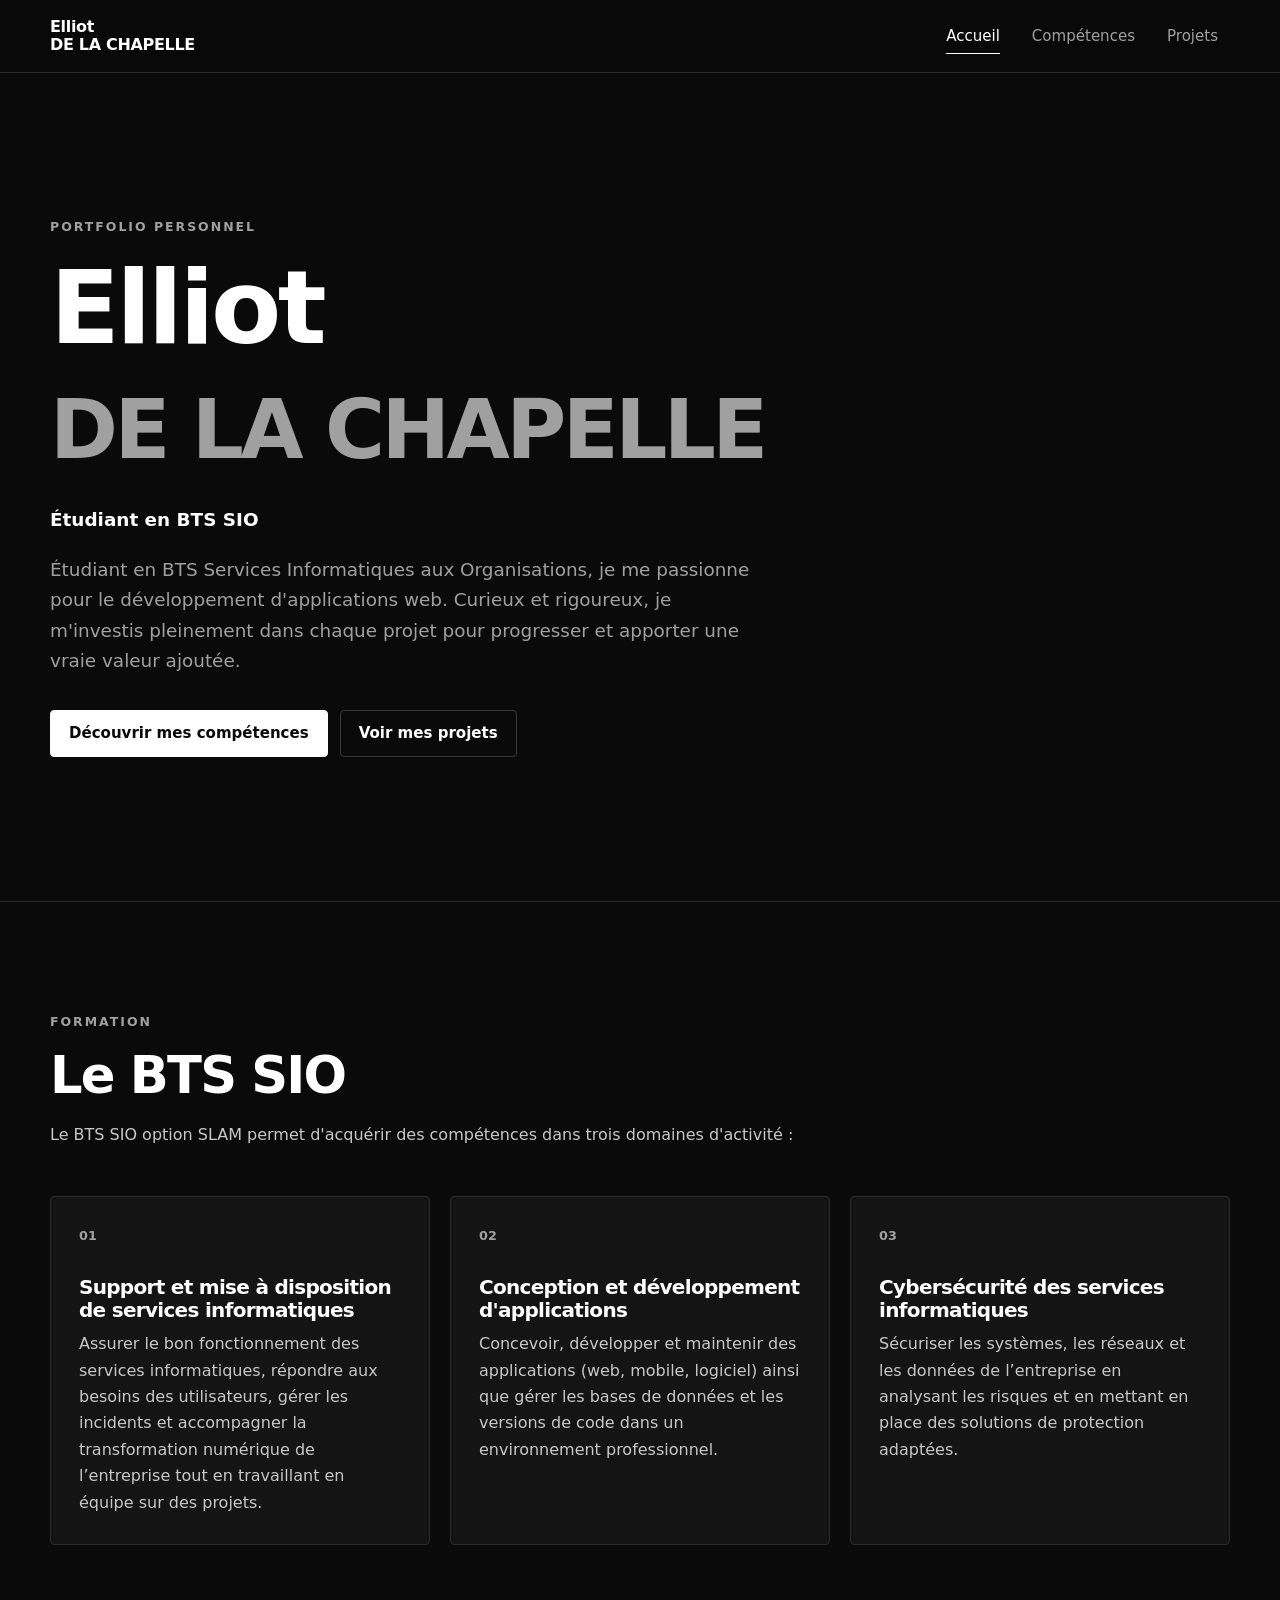
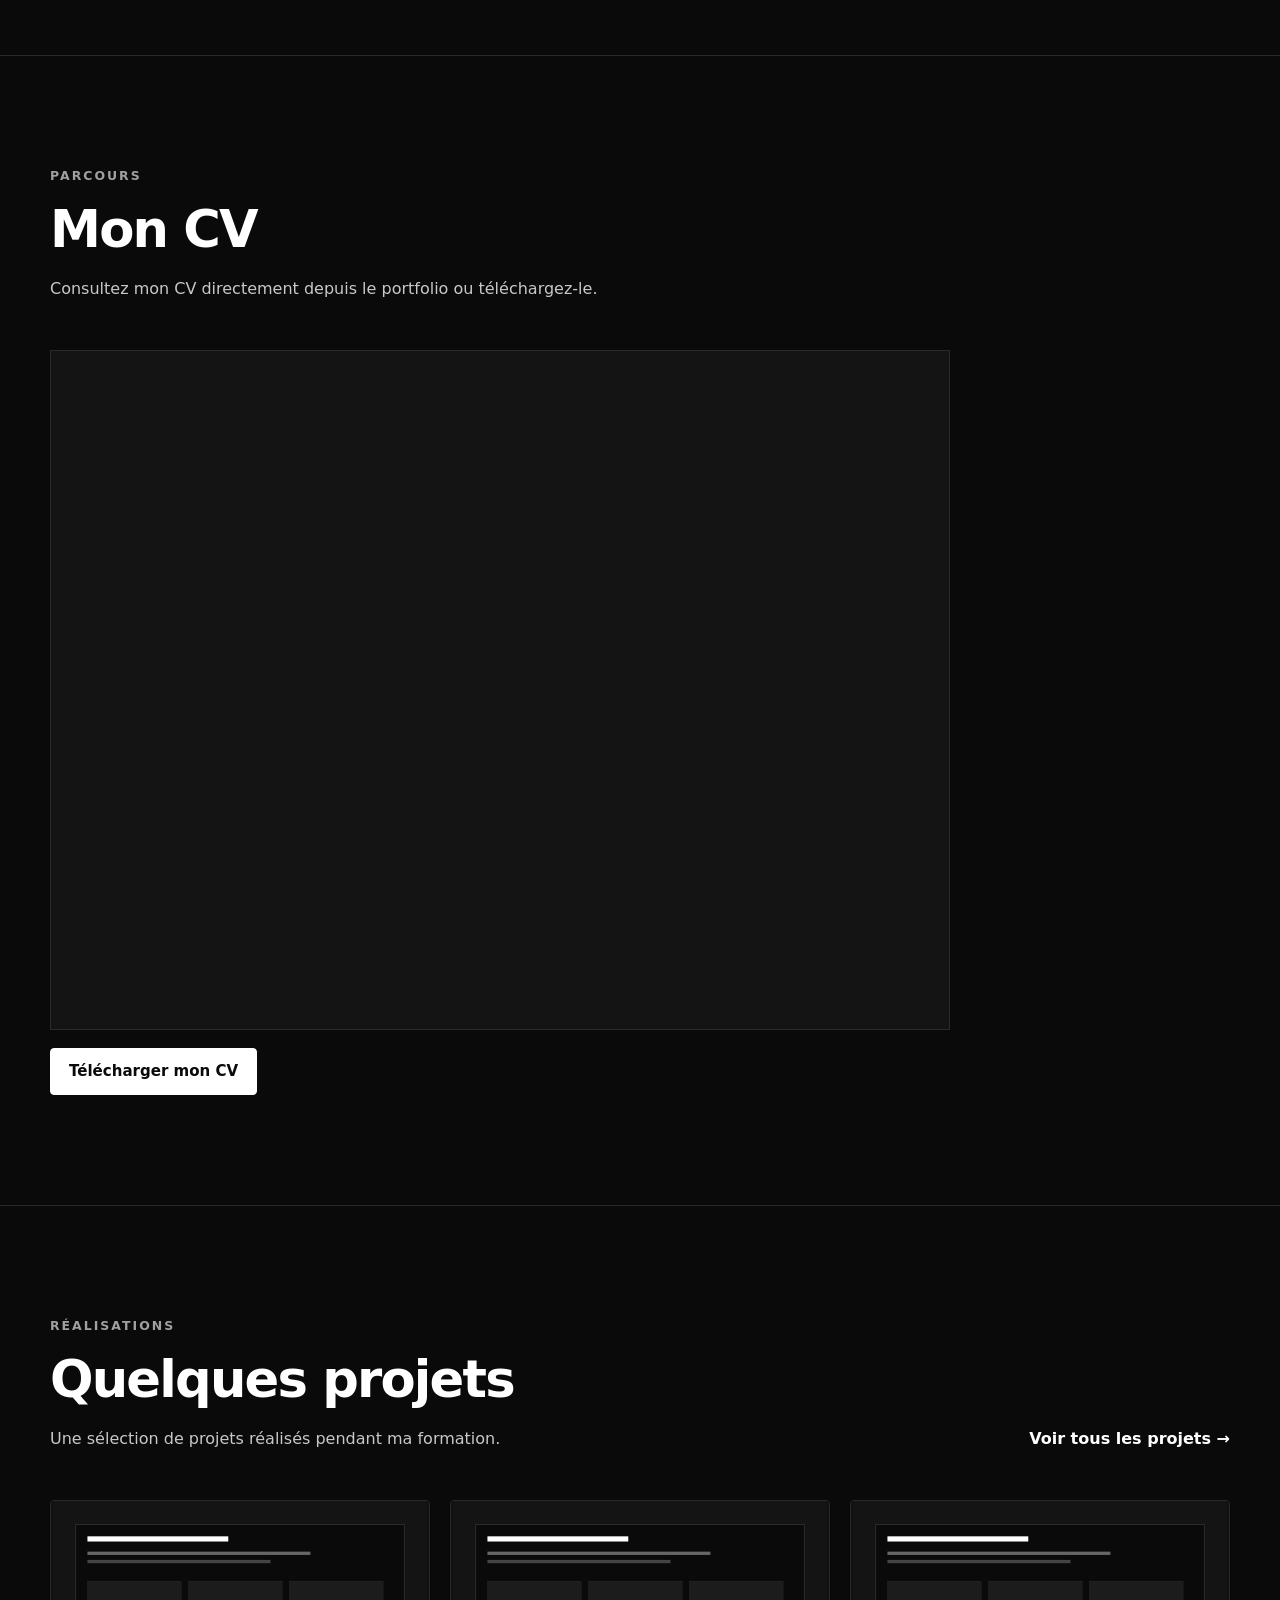
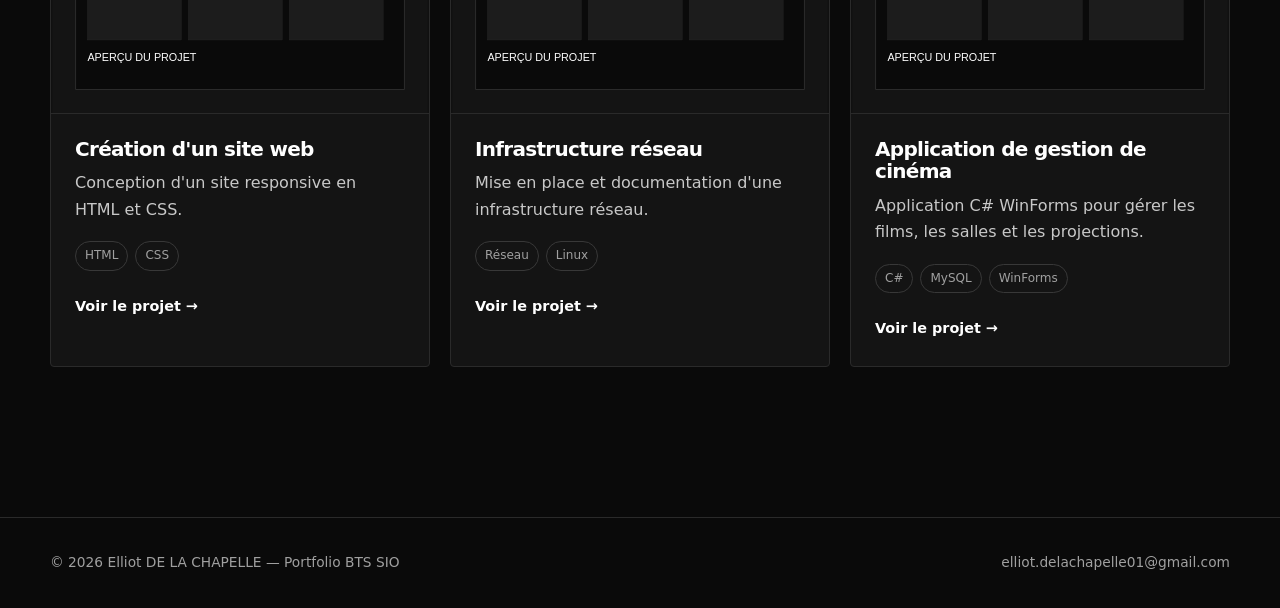
<file: index.html>
<!DOCTYPE html>
<html lang="fr">
<head>
    <meta charset="UTF-8">
    <meta name="viewport" content="width=device-width, initial-scale=1.0">
    <meta name="description" content="Portfolio de Elliot DE LA CHAPELLE, étudiant en BTS SIO. Présentation, compétences, CV et projets informatiques.">
    <title>Accueil — Portfolio Elliot DE LA CHAPELLE</title>
    <link rel="stylesheet" href="css/style.css">
</head>
<body>
    <header class="site-header">
        <nav class="navbar container" aria-label="Navigation principale">
            <a class="brand" href="index.html"><span>Elliot</span><span>DE LA CHAPELLE</span></a>
            <div class="nav-links">
                <a class="nav-link active" href="index.html" aria-current="page">Accueil</a>
                <a class="nav-link" href="competences.html">Compétences</a>
                <a class="nav-link" href="projets.html">Projets</a>
            </div>
        </nav>
    </header>

    <main>
        <!-- ========================================
             SECTION 1 — PRÉSENTATION
             Modifie librement les textes ci-dessous.
             ======================================== -->
        <section class="hero section">
            <div class="container hero-grid">
                <div class="hero-content">
                    <p class="eyebrow">Portfolio personnel</p>
                    <h1>Elliot<br><span>DE LA CHAPELLE</span></h1>
                    <p class="hero-role">Étudiant en BTS SIO</p>
                    <p class="lead">
                        Étudiant en BTS Services Informatiques aux Organisations, je me passionne pour le développement d'applications web. Curieux et rigoureux, je m'investis pleinement dans chaque projet pour progresser et apporter une vraie valeur ajoutée.
                    </p>
                    <div class="button-group">
                        <a class="button button-primary" href="competences.html">Découvrir mes compétences</a>
                        <a class="button button-secondary" href="projets.html">Voir mes projets</a>
                    </div>
                </div>

            </div>
        </section>

        <!-- ========================================
             SECTION 2 — BTS SIO
             ======================================== -->
        <section class="section section-border">
            <div class="container">
                <div class="section-heading">
                    <p class="eyebrow">Formation</p>
                    <h2>Le BTS SIO</h2>
                    <p>
                        Le BTS SIO option SLAM permet d'acquérir des compétences dans trois domaines d'activité :
                    </p>
                </div>

                <div class="grid grid-3">
                    <article class="card">
                        <p class="card-number">01</p>
                        <h3>Support et mise à disposition de services informatiques</h3>
                        <p>
                            Assurer le bon fonctionnement des services informatiques, répondre aux besoins des utilisateurs, gérer les incidents et accompagner la transformation numérique de l’entreprise tout en travaillant en équipe sur des projets.
                        </p>
                    </article>

                    <article class="card">
                        <p class="card-number">02</p>
                        <h3>Conception et développement d'applications</h3>
                        <p>
                            Concevoir, développer et maintenir des applications (web, mobile, logiciel) ainsi que gérer les bases de données et les versions de code dans un environnement professionnel.
                        </p>
                    </article>

                    <article class="card">
                        <p class="card-number">03</p>
                        <h3>Cybersécurité des services informatiques</h3>
                        <p>
                            Sécuriser les systèmes, les réseaux et les données de l’entreprise en analysant les risques et en mettant en place des solutions de protection adaptées.
                        </p>
                    </article>
                </div>
            </div>
        </section>

        <!-- ========================================
             SECTION 3 — CV
             Remplace assets/cv/cv.pdf par ton propre PDF.
             ======================================== -->
        <section class="section section-border" id="cv">
            <div class="container">
                <div class="section-heading">
                    <p class="eyebrow">Parcours</p>
                    <h2>Mon CV</h2>
                    <p>Consultez mon CV directement depuis le portfolio ou téléchargez-le.</p>
                </div>

                <div class="cv-wrapper">
                    <div class="cv-preview">
                        <iframe src="assets/cv/cv.pdf"
                                title="Prévisualisation du CV de Elliot DE LA CHAPELLE">
                            Votre navigateur ne permet pas d'afficher le PDF.
                            <a href="assets/cv/cv.pdf">Ouvrir le CV</a>
                        </iframe>
                    </div>
                    <div class="cv-actions">
                        <a class="button button-primary" href="assets/cv/cv.pdf" download>
                            Télécharger mon CV
                        </a>
                    </div>
                </div>
            </div>
        </section>

        <!-- ========================================
             SECTION 4 — APERÇU DES PROJETS
             Pour ajouter un projet ici, copie une carte
             et modifie son contenu + son href.
             ======================================== -->
        <section class="section section-border">
            <div class="container">
                <div class="section-heading section-heading-row">
                    <div>
                        <p class="eyebrow">Réalisations</p>
                        <h2>Quelques projets</h2>
                        <p>Une sélection de projets réalisés pendant ma formation.</p>
                    </div>
                    <a class="text-link" href="projets.html">Voir tous les projets →</a>
                </div>

                <div class="grid grid-3">
                    <!-- CARTE PROJET À COPIER POUR AJOUTER UN APERÇU -->
                    <a class="project-card" href="projets/site-web.html">
                        <div class="project-image">
                            <img src="assets/images/projets/site-web/cover.svg"
                                 alt="Aperçu du projet Création d'un site web">
                        </div>
                        <div class="project-card-content">
                            <h3>Création d'un site web</h3>
                            <p>Conception d'un site responsive en HTML et CSS.</p>
                            <div class="tag-list">
                                <span class="tag">HTML</span>
                                <span class="tag">CSS</span>
                            </div>
                            <span class="project-arrow">Voir le projet →</span>
                        </div>
                    </a>

                    <a class="project-card" href="projets/infrastructure-reseau.html">
                        <div class="project-image">
                            <img src="assets/images/projets/infrastructure-reseau/cover.svg"
                                 alt="Aperçu du projet Infrastructure réseau">
                        </div>
                        <div class="project-card-content">
                            <h3>Infrastructure réseau</h3>
                            <p>Mise en place et documentation d'une infrastructure réseau.</p>
                            <div class="tag-list">
                                <span class="tag">Réseau</span>
                                <span class="tag">Linux</span>
                            </div>
                            <span class="project-arrow">Voir le projet →</span>
                        </div>
                    </a>

                    <a class="project-card" href="projets/application.html">
                        <div class="project-image">
                            <img src="assets/images/projets/application/cover.svg"
                                 alt="Aperçu du projet Application C# de gestion de cinéma">
                        </div>
                        <div class="project-card-content">
                            <h3>Application de gestion de cinéma</h3>
                            <p>Application C# WinForms pour gérer les films, les salles et les projections.</p>
                            <div class="tag-list">
                                <span class="tag">C#</span>
                                <span class="tag">MySQL</span>
                                <span class="tag">WinForms</span>
                            </div>
                            <span class="project-arrow">Voir le projet →</span>
                        </div>
                    </a>
                </div>
            </div>
        </section>
    </main>

    <footer class="site-footer">
        <div class="container footer-inner">
            <p>© 2026 Elliot DE LA CHAPELLE — Portfolio BTS SIO</p>
            <a href="mailto:elliot.delachapelle01@gmail.com">elliot.delachapelle01@gmail.com</a>
        </div>
    </footer>
</body>
</html>
</file>
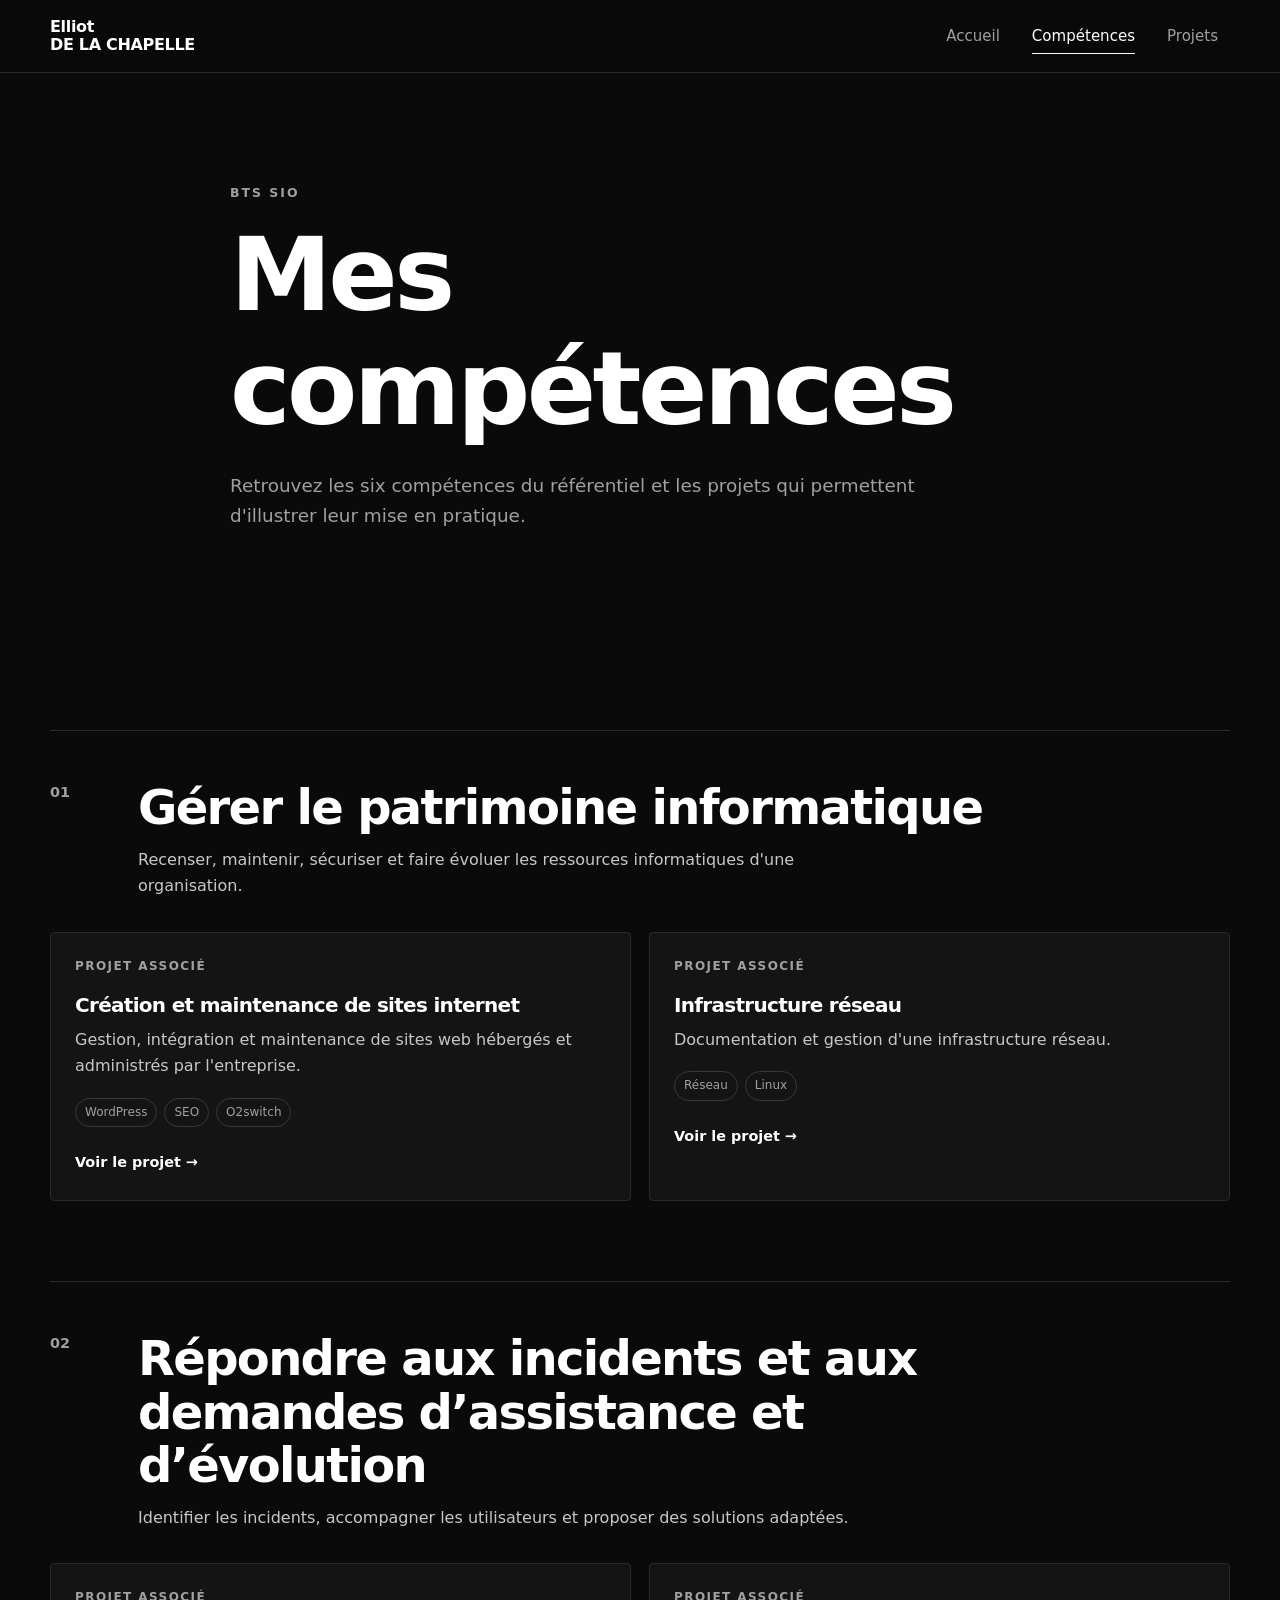
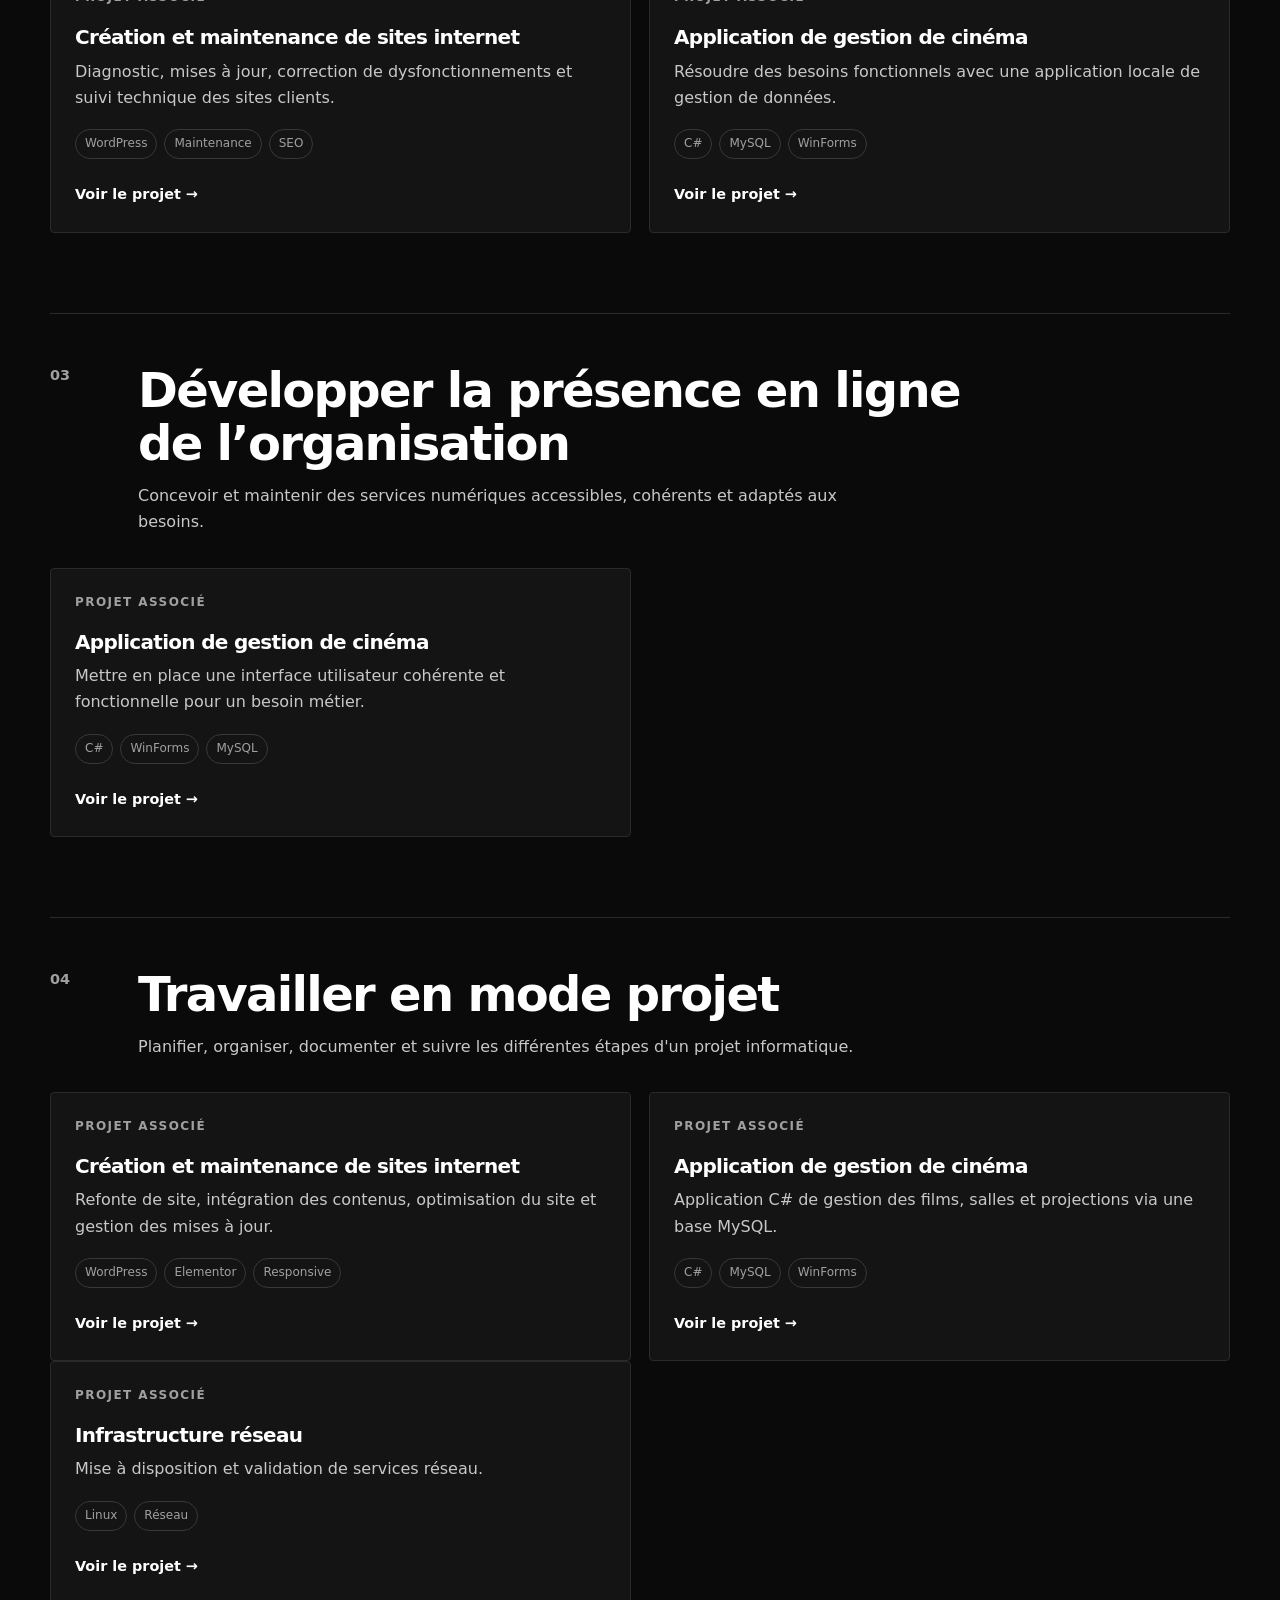
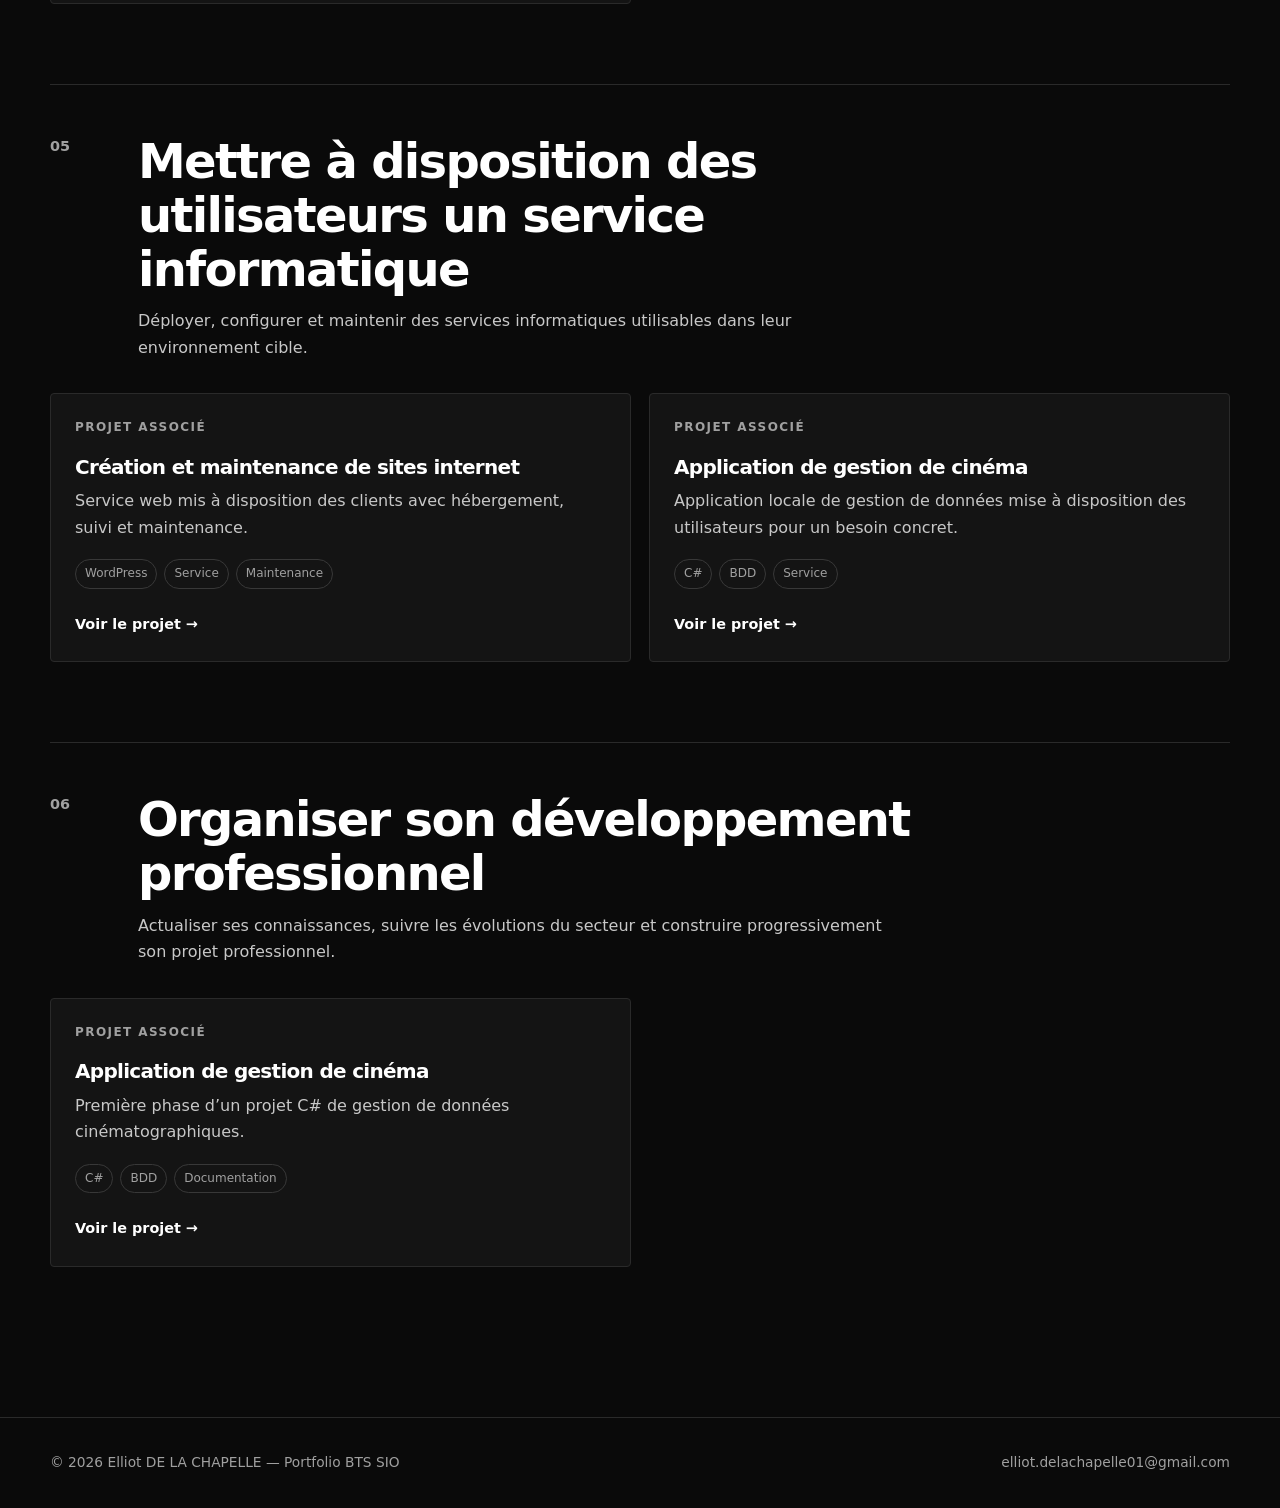
<file: competences.html>
<!DOCTYPE html>
<html lang="fr">
<head>
    <meta charset="UTF-8">
    <meta name="viewport" content="width=device-width, initial-scale=1.0">
    <meta name="description" content="Compétences BTS SIO d'Elliot DE LA CHAPELLE et projets associés.">
    <title>Compétences — Portfolio Elliot DE LA CHAPELLE</title>
    <link rel="stylesheet" href="css/style.css">
</head>
<body>
    <header class="site-header">
        <nav class="navbar container" aria-label="Navigation principale">
            <a class="brand" href="index.html"><span>Elliot</span><span>DE LA CHAPELLE</span></a>
            <div class="nav-links">
                <a class="nav-link" href="index.html">Accueil</a>
                <a class="nav-link active" href="competences.html" aria-current="page">Compétences</a>
                <a class="nav-link" href="projets.html">Projets</a>
            </div>
        </nav>
    </header>

    <main>
        <section class="page-hero section">
            <div class="container narrow">
                <p class="eyebrow">BTS SIO</p>
                <h1>Mes compétences</h1>
                <p class="lead">
                    Retrouvez les six compétences du référentiel et les projets qui
                    permettent d'illustrer leur mise en pratique.
                </p>
            </div>
        </section>

        <section class="section">
            <div class="container competence-list">

                <!-- COMPÉTENCE 1 -->
                <article class="competence-block" id="patrimoine">
                    <div class="competence-header">
                        <span class="competence-number">01</span>
                        <div>
                            <h2>Gérer le patrimoine informatique</h2>
                            <p>
                                Recenser, maintenir, sécuriser et faire évoluer les ressources
                                informatiques d'une organisation.
                            </p>
                        </div>
                    </div>

                    <div class="project-grid">
                        <a class="project-card compact" href="projets/site-web.html">
                            <div class="project-card-content">
                                <p class="card-kicker">Projet associé</p>
                                <h3>Création et maintenance de sites internet</h3>
                                <p>Gestion, intégration et maintenance de sites web hébergés et administrés par l'entreprise.</p>
                                <div class="tag-list">
                                    <span class="tag">WordPress</span>
                                    <span class="tag">SEO</span>
                                    <span class="tag">O2switch</span>
                                </div>
                                <span class="project-arrow">Voir le projet →</span>
                            </div>
                        </a>

                        <a class="project-card compact" href="projets/infrastructure-reseau.html">
                            <div class="project-card-content">
                                <p class="card-kicker">Projet associé</p>
                                <h3>Infrastructure réseau</h3>
                                <p>Documentation et gestion d'une infrastructure réseau.</p>
                                <div class="tag-list">
                                    <span class="tag">Réseau</span>
                                    <span class="tag">Linux</span>
                                </div>
                                <span class="project-arrow">Voir le projet →</span>
                            </div>
                        </a>
                    </div>
                </article>

                <!-- COMPÉTENCE 2 -->
                <article class="competence-block" id="incidents">
                    <div class="competence-header">
                        <span class="competence-number">02</span>
                        <div>
                            <h2>Répondre aux incidents et aux demandes d’assistance et d’évolution</h2>
                            <p>
                                Identifier les incidents, accompagner les utilisateurs et
                                proposer des solutions adaptées.
                            </p>
                        </div>
                    </div>

                    <div class="project-grid">
                        <a class="project-card compact" href="projets/site-web.html">
                            <div class="project-card-content">
                                <p class="card-kicker">Projet associé</p>
                                <h3>Création et maintenance de sites internet</h3>
                                <p>Diagnostic, mises à jour, correction de dysfonctionnements et suivi technique des sites clients.</p>
                                <div class="tag-list">
                                    <span class="tag">WordPress</span>
                                    <span class="tag">Maintenance</span>
                                    <span class="tag">SEO</span>
                                </div>
                                <span class="project-arrow">Voir le projet →</span>
                            </div>
                        </a>

                        <a class="project-card compact" href="projets/application.html">
                            <div class="project-card-content">
                                <p class="card-kicker">Projet associé</p>
                                <h3>Application de gestion de cinéma</h3>
                                <p>Résoudre des besoins fonctionnels avec une application locale de gestion de données.</p>
                                <div class="tag-list">
                                    <span class="tag">C#</span>
                                    <span class="tag">MySQL</span>
                                    <span class="tag">WinForms</span>
                                </div>
                                <span class="project-arrow">Voir le projet →</span>
                            </div>
                        </a>
                    </div>
                </article>

                <!-- COMPÉTENCE 3 -->
                <article class="competence-block" id="presence-en-ligne">
                    <div class="competence-header">
                        <span class="competence-number">03</span>
                        <div>
                            <h2>Développer la présence en ligne de l’organisation</h2>
                            <p>
                                Concevoir et maintenir des services numériques accessibles,
                                cohérents et adaptés aux besoins.
                            </p>
                        </div>
                    </div>

                    <div class="project-grid">
                        <a class="project-card compact" href="projets/application.html">
                            <div class="project-card-content">
                                <p class="card-kicker">Projet associé</p>
                                <h3>Application de gestion de cinéma</h3>
                                <p>Mettre en place une interface utilisateur cohérente et fonctionnelle pour un besoin métier.</p>
                                <div class="tag-list">
                                    <span class="tag">C#</span>
                                    <span class="tag">WinForms</span>
                                    <span class="tag">MySQL</span>
                                </div>
                                <span class="project-arrow">Voir le projet →</span>
                            </div>
                        </a>
                    </div>
                </article>

                <!-- COMPÉTENCE 4 -->
                <article class="competence-block" id="mode-projet">
                    <div class="competence-header">
                        <span class="competence-number">04</span>
                        <div>
                            <h2>Travailler en mode projet</h2>
                            <p>
                                Planifier, organiser, documenter et suivre les différentes
                                étapes d'un projet informatique.
                            </p>
                        </div>
                    </div>

                    <div class="project-grid">
                        <a class="project-card compact" href="projets/site-web.html">
                            <div class="project-card-content">
                                <p class="card-kicker">Projet associé</p>
                                <h3>Création et maintenance de sites internet</h3>
                                <p>Refonte de site, intégration des contenus, optimisation du site et gestion des mises à jour.</p>
                                <div class="tag-list">
                                    <span class="tag">WordPress</span>
                                    <span class="tag">Elementor</span>
                                    <span class="tag">Responsive</span>
                                </div>
                                <span class="project-arrow">Voir le projet →</span>
                            </div>
                        </a>

                        <a class="project-card compact" href="projets/application.html">
                            <div class="project-card-content">
                                <p class="card-kicker">Projet associé</p>
                                <h3>Application de gestion de cinéma</h3>
                                <p>Application C# de gestion des films, salles et projections via une base MySQL.</p>
                                <div class="tag-list">
                                    <span class="tag">C#</span>
                                    <span class="tag">MySQL</span>
                                    <span class="tag">WinForms</span>
                                </div>
                                <span class="project-arrow">Voir le projet →</span>
                            </div>
                        </a>
                    </div>

                    <div class="project-grid">
                        <a class="project-card compact" href="projets/infrastructure-reseau.html">
                            <div class="project-card-content">
                                <p class="card-kicker">Projet associé</p>
                                <h3>Infrastructure réseau</h3>
                                <p>Mise à disposition et validation de services réseau.</p>
                                <div class="tag-list">
                                    <span class="tag">Linux</span>
                                    <span class="tag">Réseau</span>
                                </div>
                                <span class="project-arrow">Voir le projet →</span>
                            </div>
                        </a>
                    </div>
                </article>

                <!-- COMPÉTENCE 5 -->
                <article class="competence-block" id="service">
                    <div class="competence-header">
                        <span class="competence-number">05</span>
                        <div>
                            <h2>Mettre à disposition des utilisateurs un service informatique</h2>
                            <p>
                                Déployer, configurer et maintenir des services informatiques
                                utilisables dans leur environnement cible.
                            </p>
                        </div>
                    </div>

                    <div class="project-grid">
                        <a class="project-card compact" href="projets/site-web.html">
                            <div class="project-card-content">
                                <p class="card-kicker">Projet associé</p>
                                <h3>Création et maintenance de sites internet</h3>
                                <p>Service web mis à disposition des clients avec hébergement, suivi et maintenance.</p>
                                <div class="tag-list">
                                    <span class="tag">WordPress</span>
                                    <span class="tag">Service</span>
                                    <span class="tag">Maintenance</span>
                                </div>
                                <span class="project-arrow">Voir le projet →</span>
                            </div>
                        </a>

                        <a class="project-card compact" href="projets/application.html">
                            <div class="project-card-content">
                                <p class="card-kicker">Projet associé</p>
                                <h3>Application de gestion de cinéma</h3>
                                <p>Application locale de gestion de données mise à disposition des utilisateurs pour un besoin concret.</p>
                                <div class="tag-list">
                                    <span class="tag">C#</span>
                                    <span class="tag">BDD</span>
                                    <span class="tag">Service</span>
                                </div>
                                <span class="project-arrow">Voir le projet →</span>
                            </div>
                        </a>
                    </div>
                </article>

                <!-- COMPÉTENCE 6 -->
                <article class="competence-block" id="developpement-professionnel">
                    <div class="competence-header">
                        <span class="competence-number">06</span>
                        <div>
                            <h2>Organiser son développement professionnel</h2>
                            <p>
                                Actualiser ses connaissances, suivre les évolutions du secteur
                                et construire progressivement son projet professionnel.
                            </p>
                        </div>
                    </div>

                    <div class="project-grid">
                        <a class="project-card compact" href="projets/application.html">
                            <div class="project-card-content">
                                <p class="card-kicker">Projet associé</p>
                                <h3>Application de gestion de cinéma</h3>
                                <p>Première phase d’un projet C# de gestion de données cinématographiques.</p>
                                <div class="tag-list">
                                    <span class="tag">C#</span>
                                    <span class="tag">BDD</span>
                                    <span class="tag">Documentation</span>
                                </div>
                                <span class="project-arrow">Voir le projet →</span>
                            </div>
                        </a>
                    </div>
                </article>

            </div>
        </section>
    </main>

    <footer class="site-footer">
        <div class="container footer-inner">
            <p>© 2026 Elliot DE LA CHAPELLE — Portfolio BTS SIO</p>
            <a href="mailto:elliot.delachapelle01@gmail.com">elliot.delachapelle01@gmail.com</a>
        </div>
    </footer>
</body>
</html>
</file>
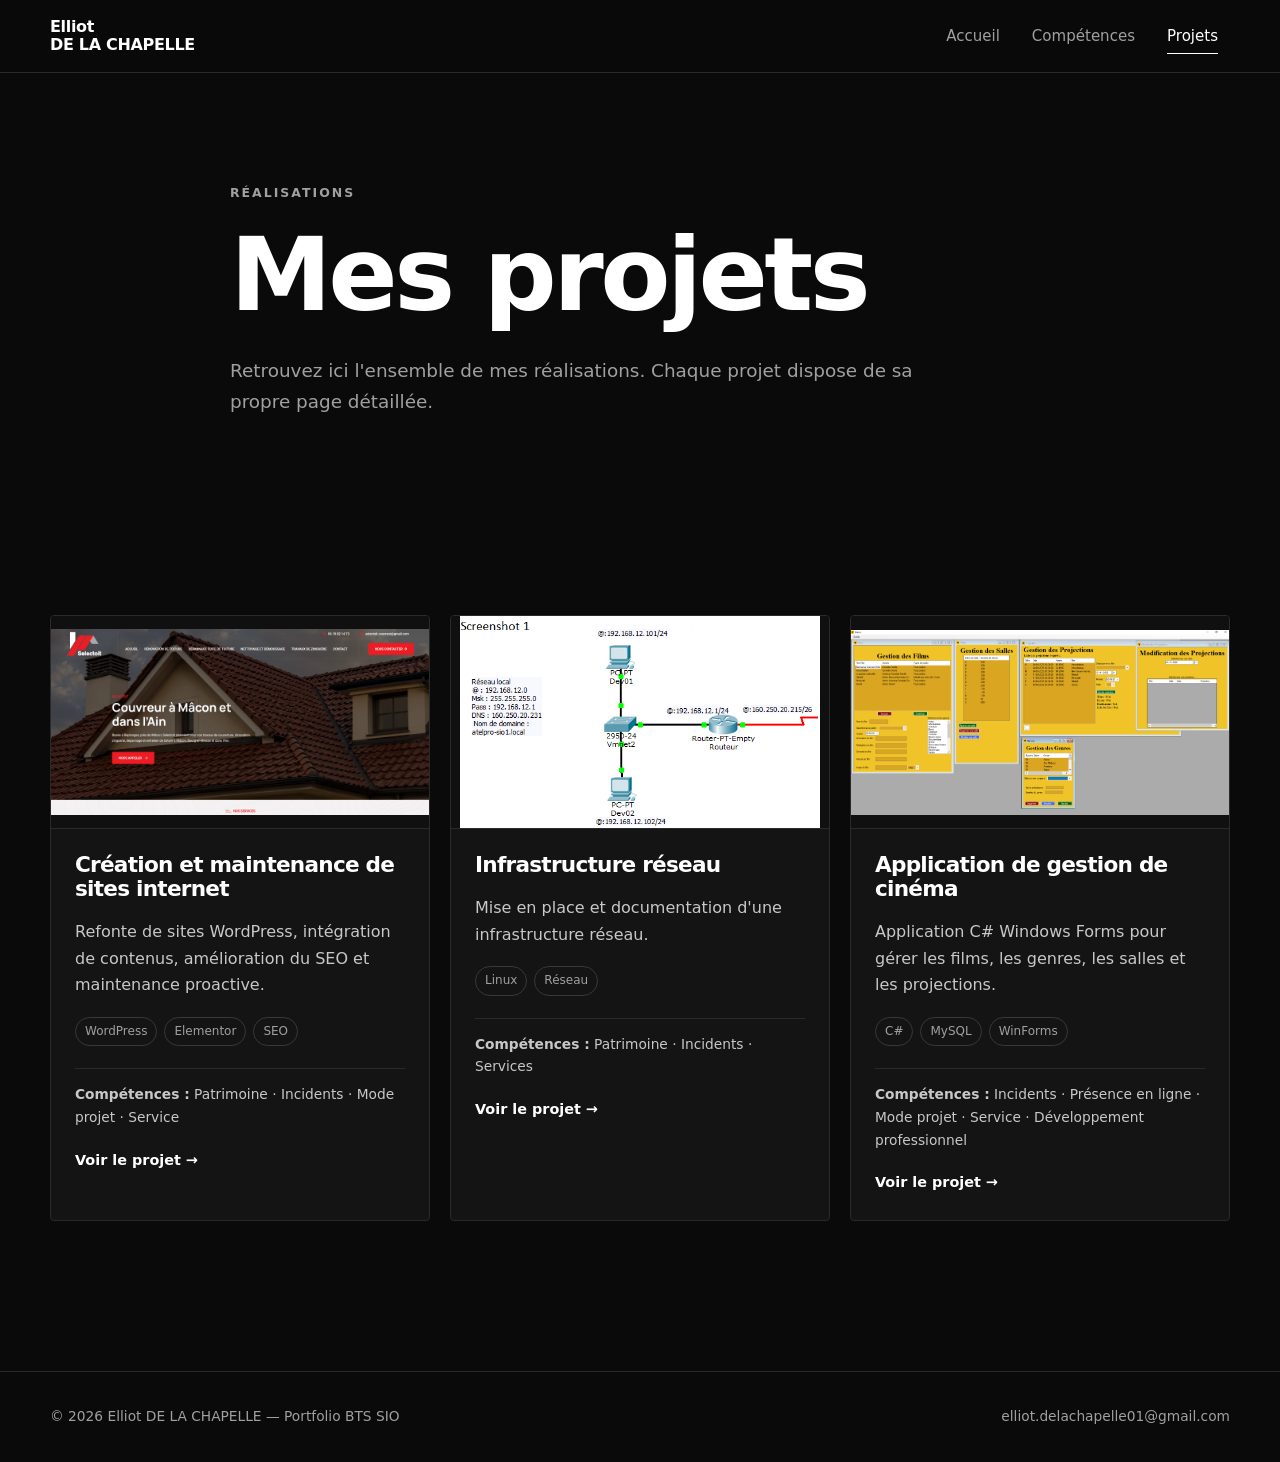
<file: projets.html>
<!DOCTYPE html>
<html lang="fr">
<head>
    <meta charset="UTF-8">
    <meta name="viewport" content="width=device-width, initial-scale=1.0">
    <meta name="description" content="Catalogue des projets informatiques d'Elliot DE LA CHAPELLE, étudiant en BTS SIO.">
    <title>Projets — Portfolio Elliot DE LA CHAPELLE</title>
    <link rel="stylesheet" href="css/style.css">
</head>
<body>
    <header class="site-header">
        <nav class="navbar container" aria-label="Navigation principale">
            <a class="brand" href="index.html"><span>Elliot</span><span>DE LA CHAPELLE</span></a>
            <div class="nav-links">
                <a class="nav-link" href="index.html">Accueil</a>
                <a class="nav-link" href="competences.html">Compétences</a>
                <a class="nav-link active" href="projets.html" aria-current="page">Projets</a>
            </div>
        </nav>
    </header>

    <main>
        <section class="page-hero section">
            <div class="container narrow">
                <p class="eyebrow">Réalisations</p>
                <h1>Mes projets</h1>
                <p class="lead">
                    Retrouvez ici l'ensemble de mes réalisations. Chaque projet dispose
                    de sa propre page détaillée.
                </p>
            </div>
        </section>

        <section class="section">
            <div class="container">
                <!--
                ==========================================================
                AJOUTER UN PROJET
                ==========================================================
                Copie une carte ci-dessous, puis modifie :
                - href
                - image
                - nom
                - description
                - technologies
                - compétences associées
                ==========================================================
                -->

                <div class="grid grid-3">
                    <!-- PROJET 1 -->
                    <a class="project-card" href="projets/site-web.html">
                        <div class="project-image">
                            <img src="assets/images/projets/site-web/selectoit-accueil.png"
                                 alt="Page d’accueil du site Selectoit refondu sous WordPress">
                        </div>
                        <div class="project-card-content">
                            <h2>Création et maintenance de sites internet</h2>
                            <p>Refonte de sites WordPress, intégration de contenus, amélioration du SEO et maintenance proactive.</p>
                            <div class="tag-list">
                                <span class="tag">WordPress</span>
                                <span class="tag">Elementor</span>
                                <span class="tag">SEO</span>
                            </div>
                            <p class="project-skills">
                                <strong>Compétences :</strong> Patrimoine · Incidents · Mode projet · Service
                            </p>
                            <span class="project-arrow">Voir le projet →</span>
                        </div>
                    </a>

                    <!-- PROJET 2 -->
                    <a class="project-card" href="projets/infrastructure-reseau.html">
                        <div class="project-image">
                            <img src="assets/images/projets/infrastructure-reseau/etape4-sc1.png"
                                 alt="Schéma de l’infrastructure réseau avec deux postes et un routeur">
                        </div>
                        <div class="project-card-content">
                            <h2>Infrastructure réseau</h2>
                            <p>Mise en place et documentation d'une infrastructure réseau.</p>
                            <div class="tag-list">
                                <span class="tag">Linux</span>
                                <span class="tag">Réseau</span>
                            </div>
                            <p class="project-skills">
                                <strong>Compétences :</strong> Patrimoine · Incidents · Services
                            </p>
                            <span class="project-arrow">Voir le projet →</span>
                        </div>
                    </a>

                    <!-- PROJET 3 -->
                    <a class="project-card" href="projets/application.html">
                        <div class="project-image">
                            <img src="assets/images/projets/application/projet-cine.png"
                                 alt="Interface de l’application C# de gestion de cinéma">
                        </div>
                        <div class="project-card-content">
                            <h2>Application de gestion de cinéma</h2>
                            <p>Application C# Windows Forms pour gérer les films, les genres, les salles et les projections.</p>
                            <div class="tag-list">
                                <span class="tag">C#</span>
                                <span class="tag">MySQL</span>
                                <span class="tag">WinForms</span>
                            </div>
                            <p class="project-skills">
                                <strong>Compétences :</strong> Incidents · Présence en ligne · Mode projet · Service · Développement professionnel
                            </p>
                            <span class="project-arrow">Voir le projet →</span>
                        </div>
                    </a>

                    <!--
                    COPIE UNE CARTE ICI POUR CHAQUE NOUVEAU PROJET.
                    -->
                </div>
            </div>
        </section>
    </main>

    <footer class="site-footer">
        <div class="container footer-inner">
            <p>© 2026 Elliot DE LA CHAPELLE — Portfolio BTS SIO</p>
            <a href="mailto:elliot.delachapelle01@gmail.com">elliot.delachapelle01@gmail.com</a>
        </div>
    </footer>
</body>
</html>
</file>
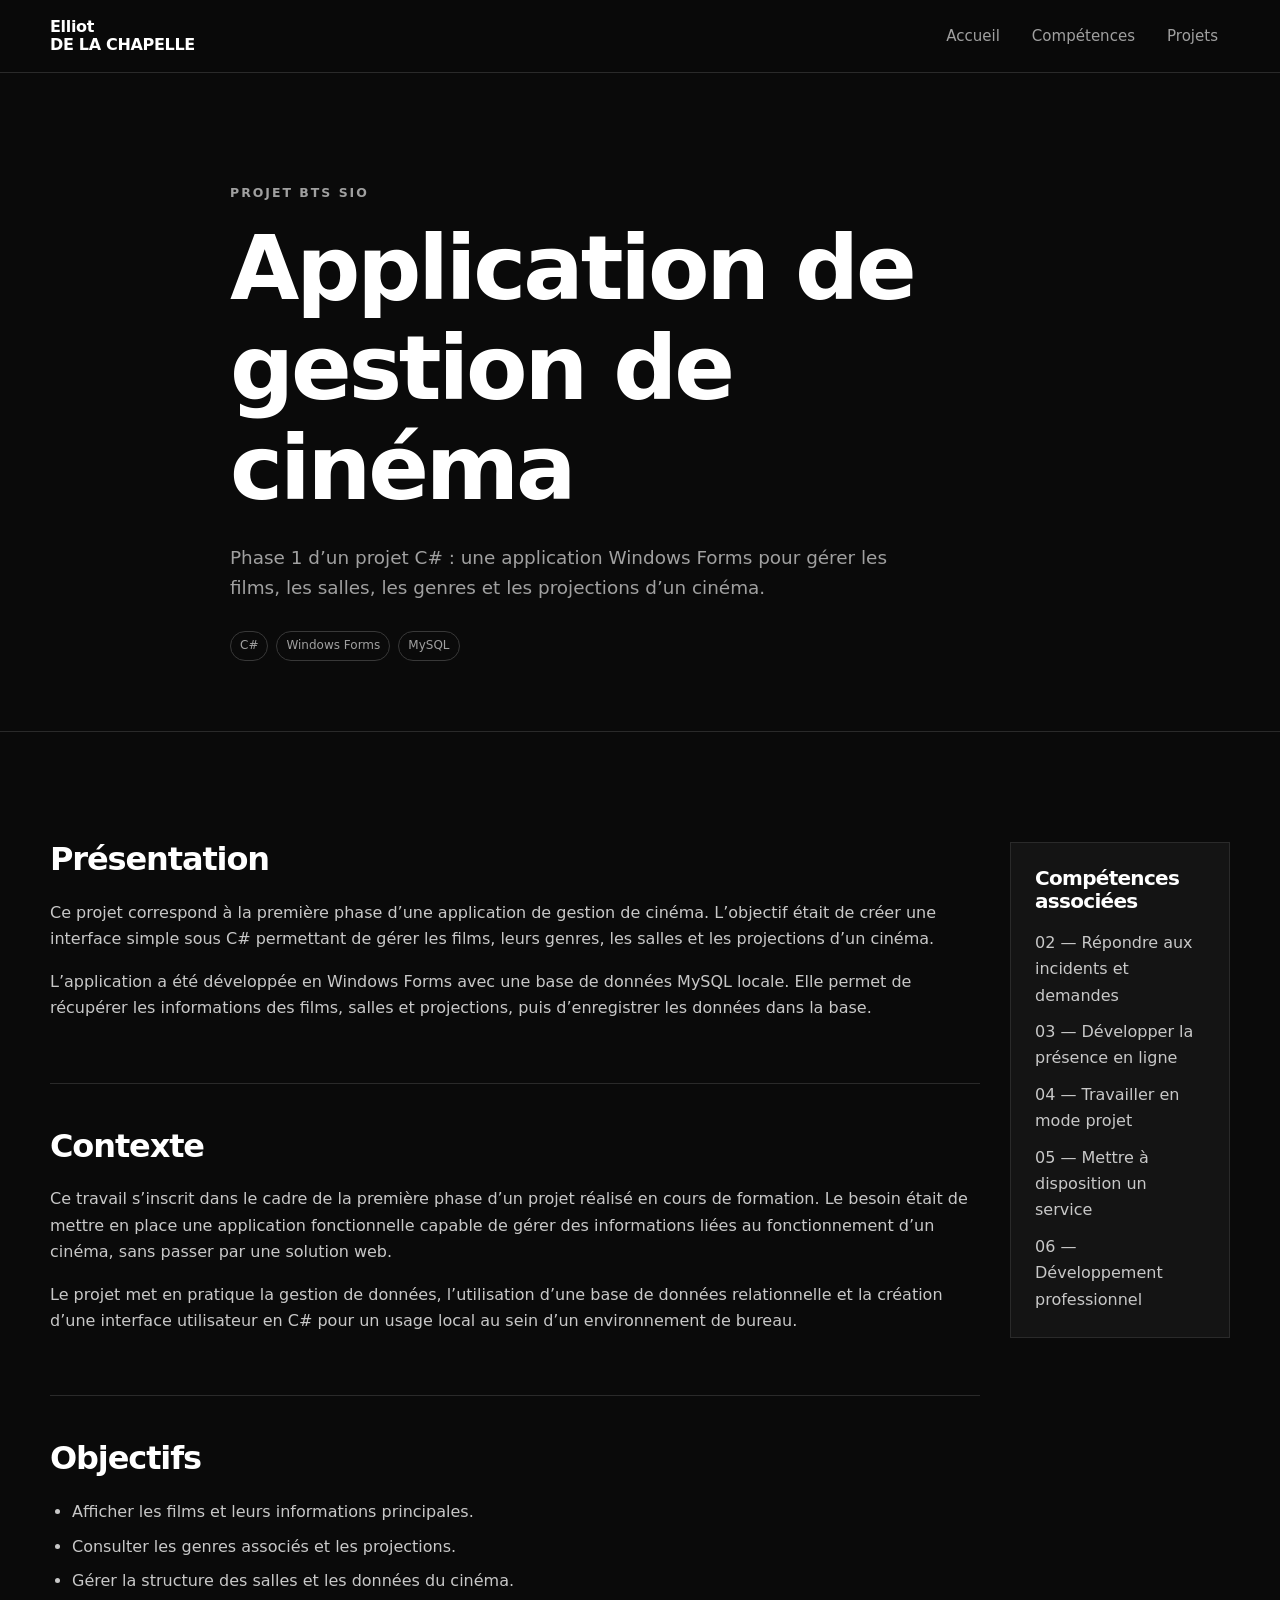
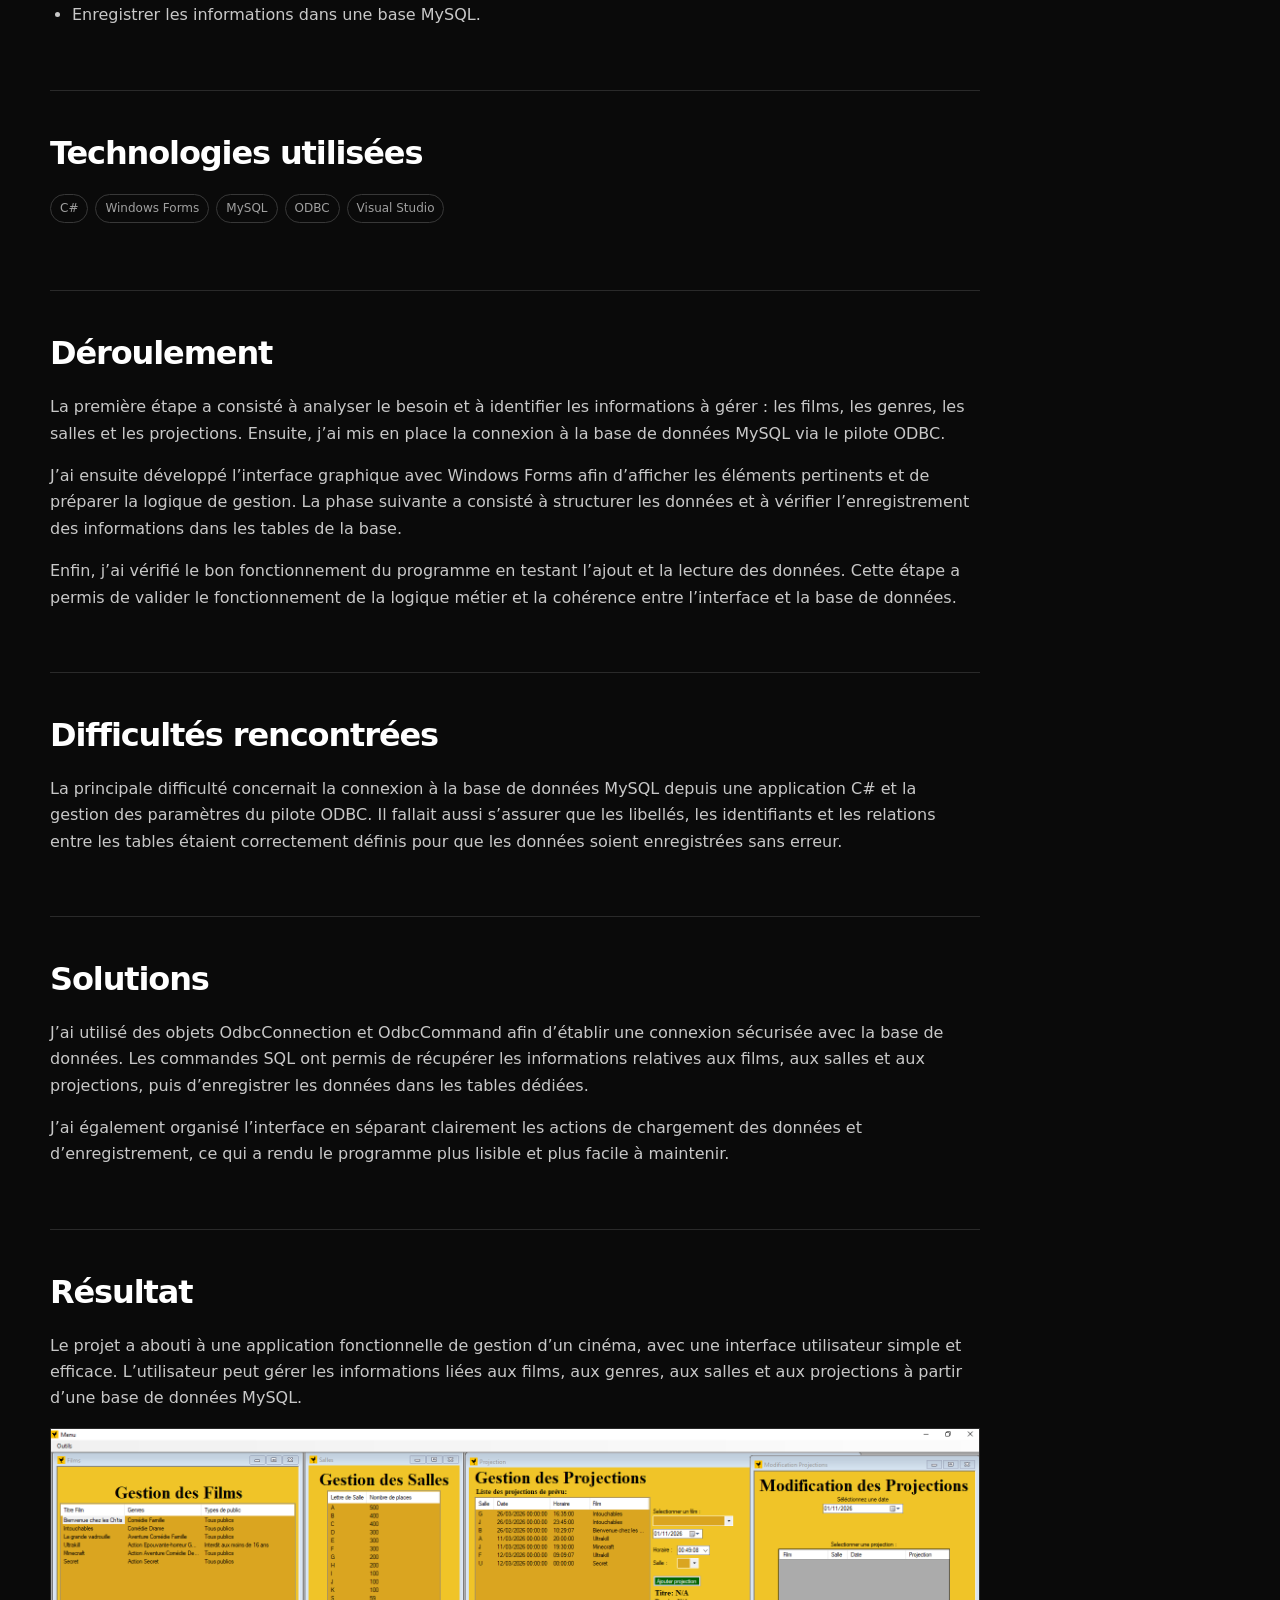
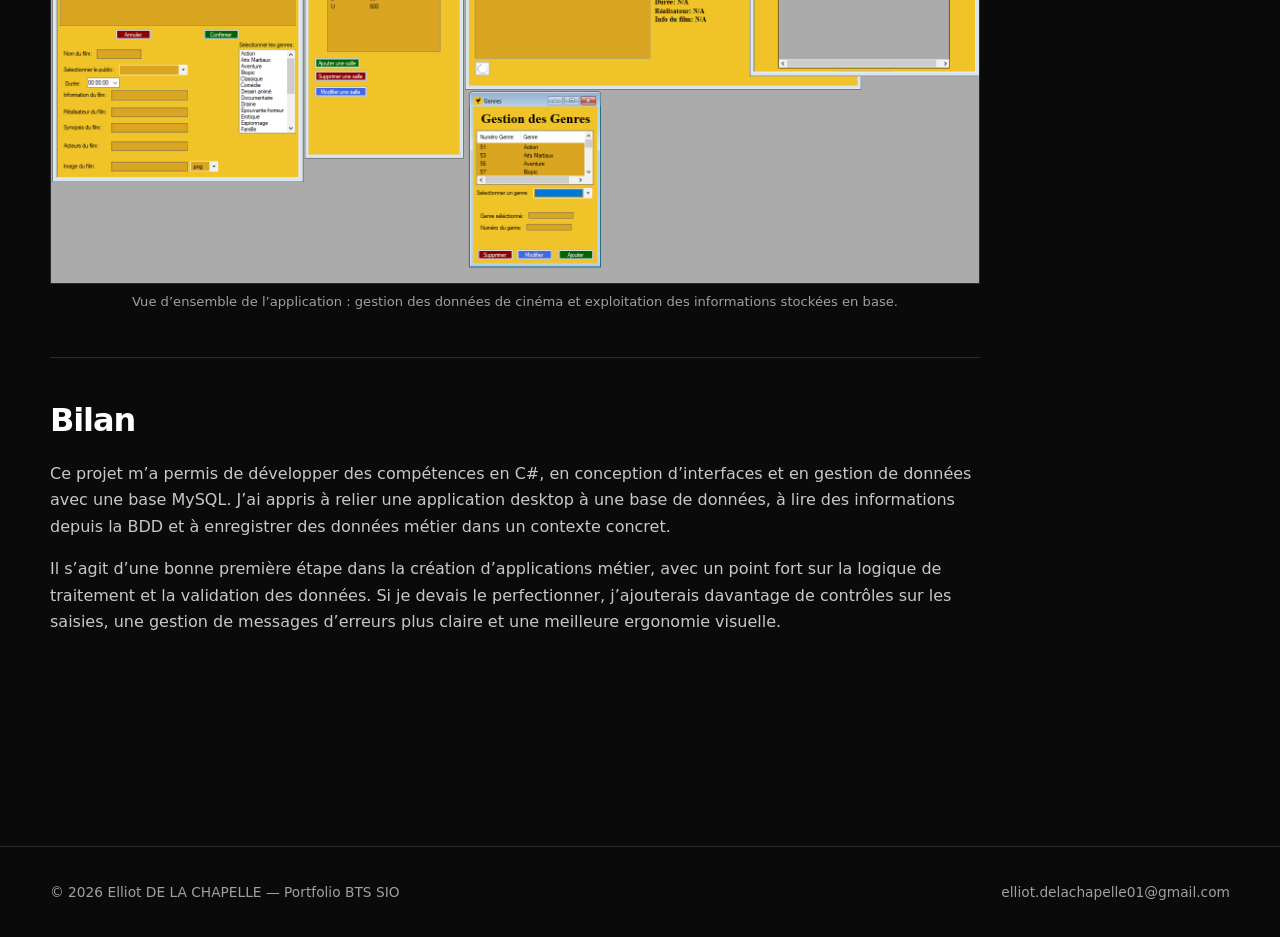
<file: projets/application.html>
<!DOCTYPE html>
<html lang="fr">
<head>
    <meta charset="UTF-8">
    <meta name="viewport" content="width=device-width, initial-scale=1.0">
    <meta name="description" content="Page détaillée du projet Application de gestion — Portfolio Elliot DE LA CHAPELLE.">
    <title>Application de gestion — Portfolio Elliot DE LA CHAPELLE</title>
    <link rel="stylesheet" href="../css/style.css">
</head>
<body>
    <header class="site-header">
        <nav class="navbar container" aria-label="Navigation principale">
            <a class="brand" href="../index.html"><span>Elliot</span><span>DE LA CHAPELLE</span></a>
            <div class="nav-links">
                <a class="nav-link" href="../index.html">Accueil</a>
                <a class="nav-link" href="../competences.html">Compétences</a>
                <a class="nav-link" href="../projets.html">Projets</a>
            </div>
        </nav>
    </header>

    <main>
        <!--
        ==========================================================
        MODÈLE DE NOUVEAU PROJET
        ==========================================================
        1. Copie ce fichier dans /projets/.
        2. Renomme-le, par exemple : nouveau-projet.html
        3. Modifie le titre, la description, les textes et les tags.
        4. Ajoute les images dans :
           /assets/images/projets/nouveau-projet/
        5. Ajoute une carte vers cette page dans projets.html.
        6. Ajoute cette même carte dans chaque compétence concernée
           de competences.html.
        7. Ne modifie pas le CSS ni les autres pages.
        ==========================================================
        -->

        <section class="section project-detail-header">
            <div class="container narrow">
                <p class="eyebrow">Projet BTS SIO</p>
                <h1>Application de gestion de cinéma</h1>
                <p class="lead">
                    Phase 1 d’un projet C# : une application Windows Forms pour gérer les films, les salles, les genres et les projections d’un cinéma.
                </p>

                <div class="detail-meta">
                    <span class="tag">C#</span>
                    <span class="tag">Windows Forms</span>
                    <span class="tag">MySQL</span>
                </div>
            </div>
        </section>

        <section class="section section-border">
            <div class="container detail-layout">
                <div class="detail-content">

                    <section class="detail-section" id="presentation">
                        <h2>Présentation</h2>
                        <p>
                            Ce projet correspond à la première phase d’une application de gestion de cinéma. L’objectif était de créer une interface simple sous C# permettant de gérer les films, leurs genres, les salles et les projections d’un cinéma.
                        </p>
                        <p>
                            L’application a été développée en Windows Forms avec une base de données MySQL locale. Elle permet de récupérer les informations des films, salles et projections, puis d’enregistrer les données dans la base.
                        </p>
                    </section>

                    <section class="detail-section" id="contexte">
                        <h2>Contexte</h2>
                        <p>
                            Ce travail s’inscrit dans le cadre de la première phase d’un projet réalisé en cours de formation. Le besoin était de mettre en place une application fonctionnelle capable de gérer des informations liées au fonctionnement d’un cinéma, sans passer par une solution web.
                        </p>
                        <p>
                            Le projet met en pratique la gestion de données, l’utilisation d’une base de données relationnelle et la création d’une interface utilisateur en C# pour un usage local au sein d’un environnement de bureau.
                        </p>
                    </section>

                    <section class="detail-section" id="objectifs">
                        <h2>Objectifs</h2>
                        <ul>
                            <li>Afficher les films et leurs informations principales.</li>
                            <li>Consulter les genres associés et les projections.</li>
                            <li>Gérer la structure des salles et les données du cinéma.</li>
                            <li>Enregistrer les informations dans une base MySQL.</li>
                        </ul>
                    </section>

                    <section class="detail-section" id="technologies">
                        <h2>Technologies utilisées</h2>
                        <div class="tag-list">
                            <span class="tag">C#</span>
                            <span class="tag">Windows Forms</span>
                            <span class="tag">MySQL</span>
                            <span class="tag">ODBC</span>
                            <span class="tag">Visual Studio</span>
                        </div>
                    </section>

                    <section class="detail-section" id="deroulement">
                        <h2>Déroulement</h2>
                        <p>
                            La première étape a consisté à analyser le besoin et à identifier les informations à gérer : les films, les genres, les salles et les projections. Ensuite, j’ai mis en place la connexion à la base de données MySQL via le pilote ODBC.
                        </p>
                        <p>
                            J’ai ensuite développé l’interface graphique avec Windows Forms afin d’afficher les éléments pertinents et de préparer la logique de gestion. La phase suivante a consisté à structurer les données et à vérifier l’enregistrement des informations dans les tables de la base.
                        </p>
                        <p>
                            Enfin, j’ai vérifié le bon fonctionnement du programme en testant l’ajout et la lecture des données. Cette étape a permis de valider le fonctionnement de la logique métier et la cohérence entre l’interface et la base de données.
                        </p>
                    </section>

                    <section class="detail-section" id="difficultes">
                        <h2>Difficultés rencontrées</h2>
                        <p>
                            La principale difficulté concernait la connexion à la base de données MySQL depuis une application C# et la gestion des paramètres du pilote ODBC. Il fallait aussi s’assurer que les libellés, les identifiants et les relations entre les tables étaient correctement définis pour que les données soient enregistrées sans erreur.
                        </p>
                    </section>

                    <section class="detail-section" id="solutions">
                        <h2>Solutions</h2>
                        <p>
                            J’ai utilisé des objets OdbcConnection et OdbcCommand afin d’établir une connexion sécurisée avec la base de données. Les commandes SQL ont permis de récupérer les informations relatives aux films, aux salles et aux projections, puis d’enregistrer les données dans les tables dédiées.
                        </p>
                        <p>
                            J’ai également organisé l’interface en séparant clairement les actions de chargement des données et d’enregistrement, ce qui a rendu le programme plus lisible et plus facile à maintenir.
                        </p>
                    </section>

                    <section class="detail-section" id="resultat">
                        <h2>Résultat</h2>
                        <p>
                            Le projet a abouti à une application fonctionnelle de gestion d’un cinéma, avec une interface utilisateur simple et efficace. L’utilisateur peut gérer les informations liées aux films, aux genres, aux salles et aux projections à partir d’une base de données MySQL.
                        </p>

                        <div class="gallery">
                            <figure>
                                <img src="../assets/images/projets/application/projet-cine.png" alt="Aperçu de l’application C# de gestion de cinéma">
                                <figcaption>Vue d’ensemble de l’application : gestion des données de cinéma et exploitation des informations stockées en base.</figcaption>
                            </figure>
                        </div>
                    </section>

                    <section class="detail-section" id="bilan">
                        <h2>Bilan</h2>
                        <p>
                            Ce projet m’a permis de développer des compétences en C#, en conception d’interfaces et en gestion de données avec une base MySQL. J’ai appris à relier une application desktop à une base de données, à lire des informations depuis la BDD et à enregistrer des données métier dans un contexte concret.
                        </p>
                        <p>
                            Il s’agit d’une bonne première étape dans la création d’applications métier, avec un point fort sur la logique de traitement et la validation des données. Si je devais le perfectionner, j’ajouterais davantage de contrôles sur les saisies, une gestion de messages d’erreurs plus claire et une meilleure ergonomie visuelle.
                        </p>
                    </section>
                </div>

                <aside class="detail-sidebar">
                    <h2>Compétences associées</h2>
                    <!--
                    Remplace / ajoute les liens selon les compétences réellement mobilisées.
                    Les ancres correspondent aux IDs présents dans competences.html.
                    -->
                    <ul>
                        <li><a href="../competences.html#incidents">02 — Répondre aux incidents et demandes</a></li>
                        <li><a href="../competences.html#presence-en-ligne">03 — Développer la présence en ligne</a></li>
                        <li><a href="../competences.html#mode-projet">04 — Travailler en mode projet</a></li>
                        <li><a href="../competences.html#service">05 — Mettre à disposition un service</a></li>
                        <li><a href="../competences.html#developpement-professionnel">06 — Développement professionnel</a></li>
                    </ul>
                </aside>
            </div>
        </section>
    </main>

    <footer class="site-footer">
        <div class="container footer-inner">
            <p>© 2026 Elliot DE LA CHAPELLE — Portfolio BTS SIO</p>
            <a href="mailto:elliot.delachapelle01@gmail.com">elliot.delachapelle01@gmail.com</a>
        </div>
    </footer>
</body>
</html>
</file>
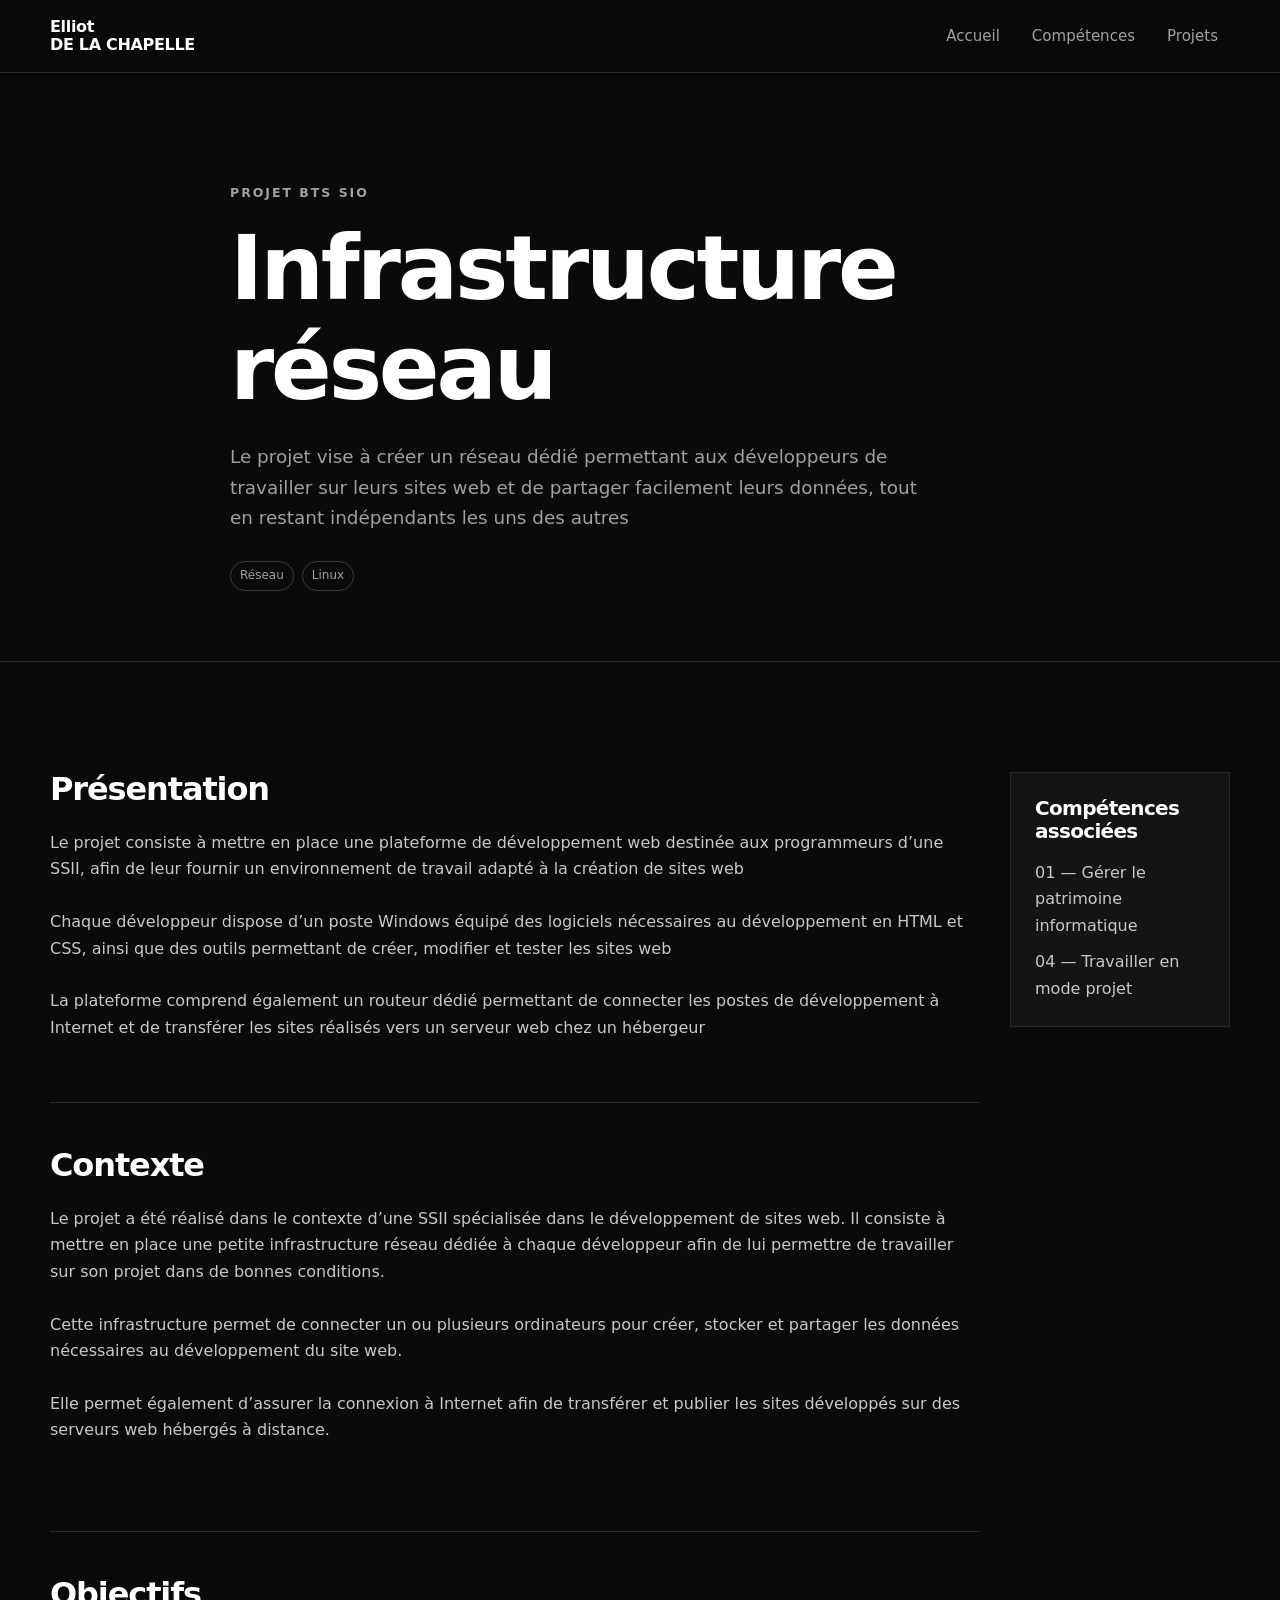
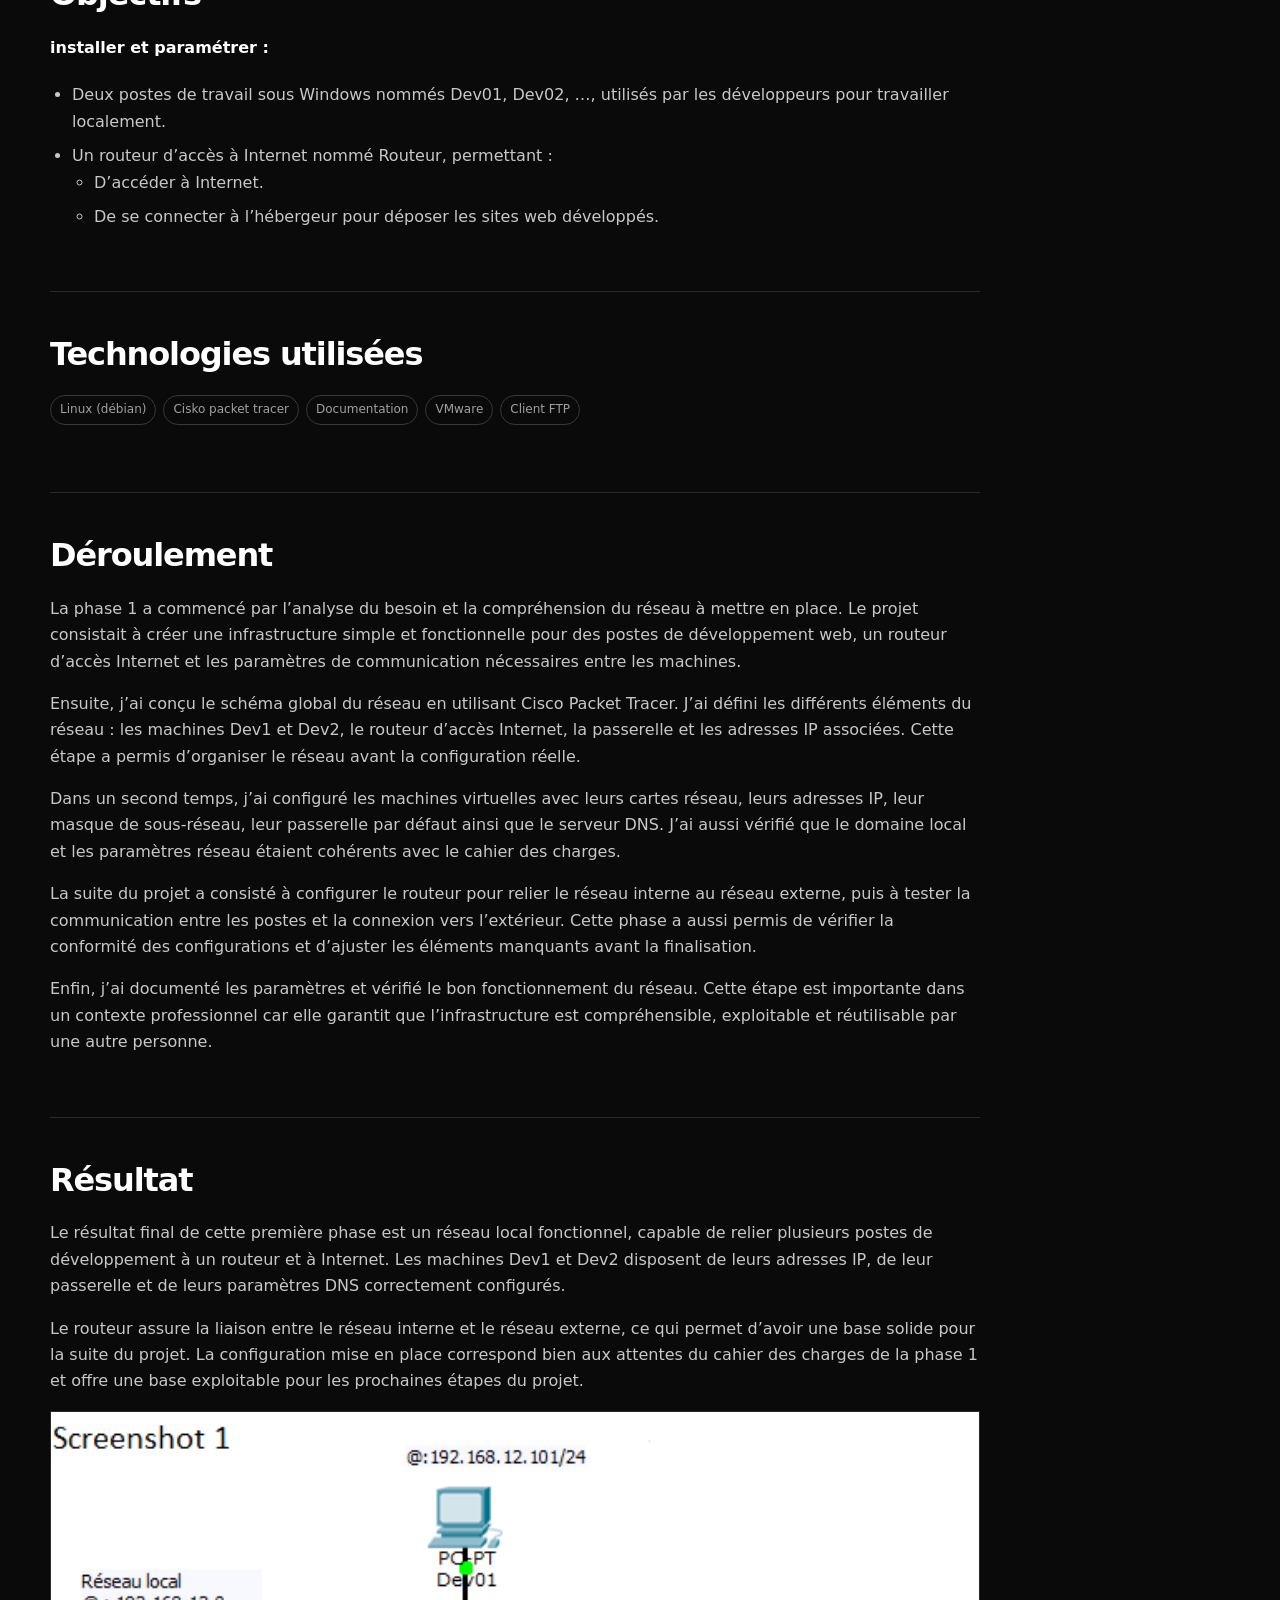
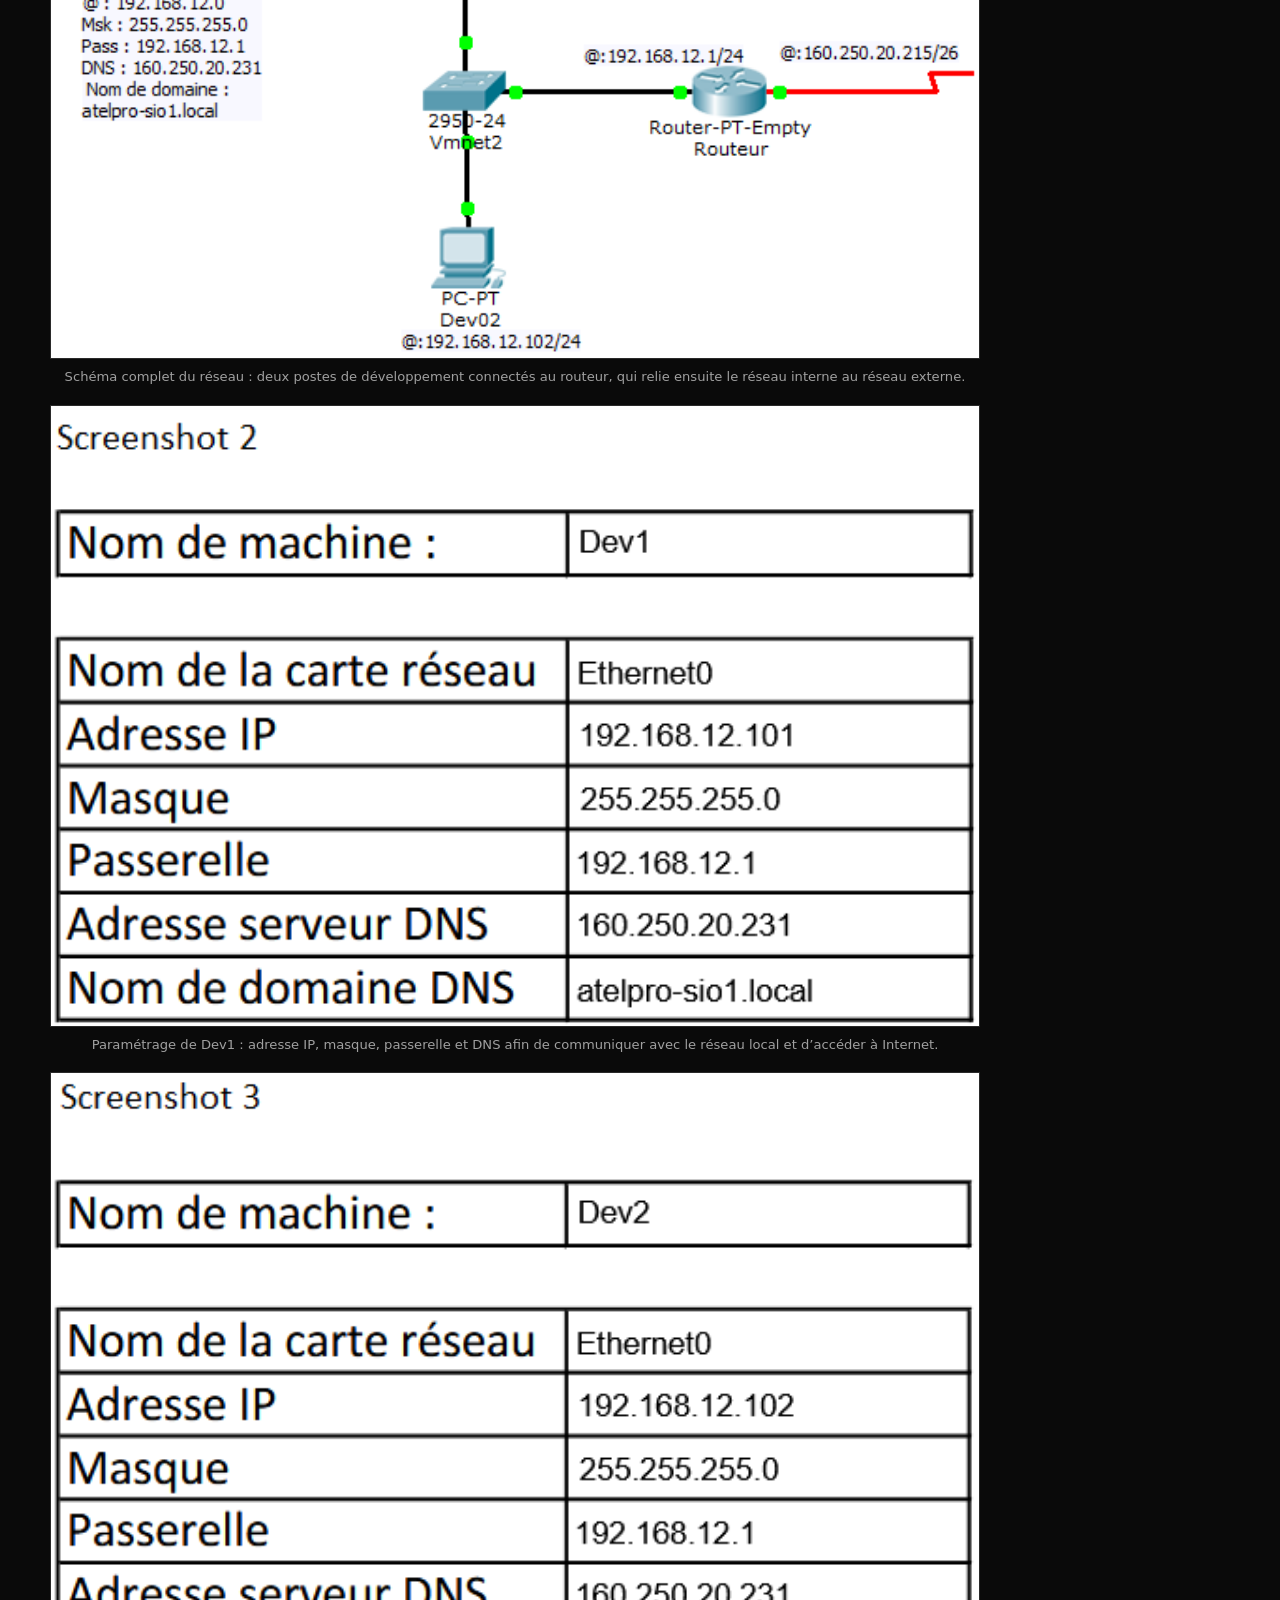
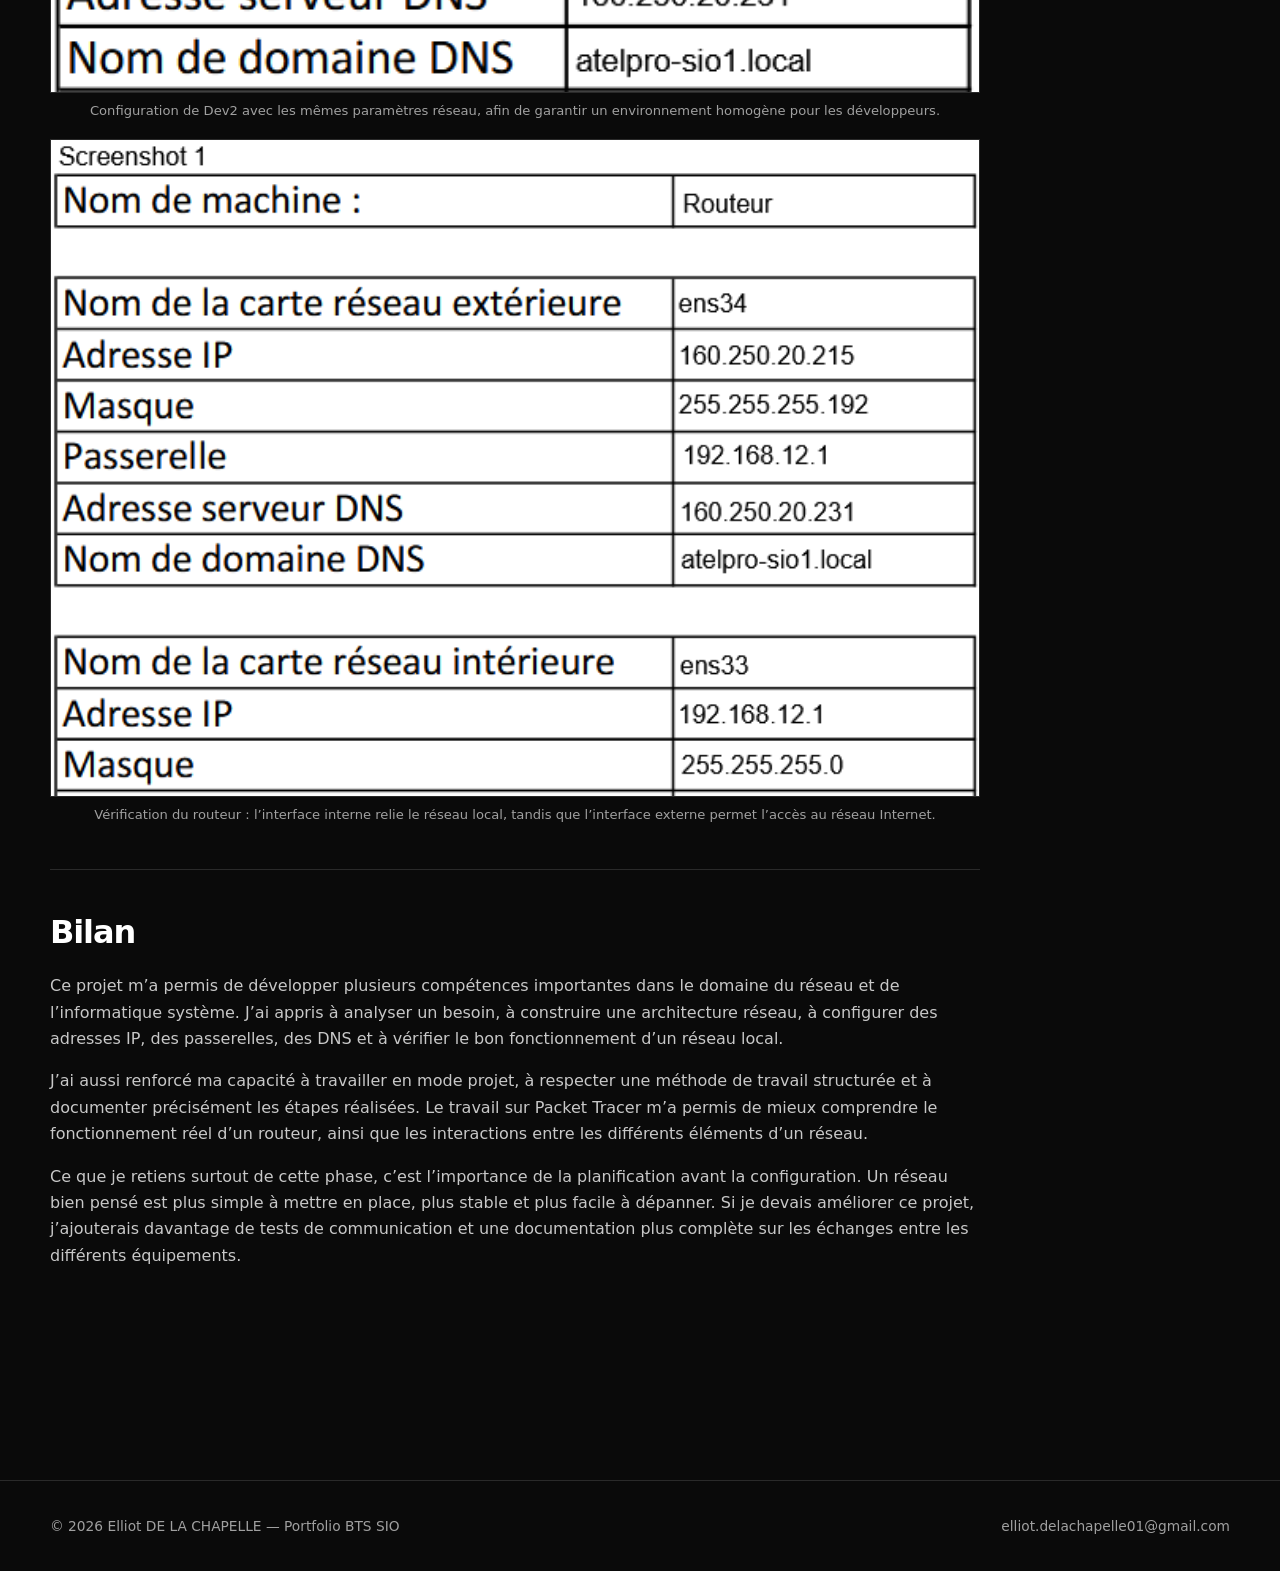
<file: projets/infrastructure-reseau.html>
<!DOCTYPE html>
<html lang="fr">
<head>
    <meta charset="UTF-8">
    <meta name="viewport" content="width=device-width, initial-scale=1.0">
    <meta name="description" content="Page détaillée du projet Infrastructure réseau — Portfolio Elliot DE LA CHAPELLE.">
    <title>Infrastructure réseau — Portfolio Elliot DE LA CHAPELLE</title>
    <link rel="stylesheet" href="../css/style.css">
</head>
<body>
    <header class="site-header">
        <nav class="navbar container" aria-label="Navigation principale">
            <a class="brand" href="../index.html"><span>Elliot</span><span>DE LA CHAPELLE</span></a>
            <div class="nav-links">
                <a class="nav-link" href="../index.html">Accueil</a>
                <a class="nav-link" href="../competences.html">Compétences</a>
                <a class="nav-link" href="../projets.html">Projets</a>
            </div>
        </nav>
    </header>

    <main>
        <!--
        ==========================================================
        MODÈLE DE NOUVEAU PROJET
        ==========================================================
        1. Copie ce fichier dans /projets/.
        2. Renomme-le, par exemple : nouveau-projet.html
        3. Modifie le titre, la description, les textes et les tags.
        4. Ajoute les images dans :
           /assets/images/projets/nouveau-projet/
        5. Ajoute une carte vers cette page dans projets.html.
        6. Ajoute cette même carte dans chaque compétence concernée
           de competences.html.
        7. Ne modifie pas le CSS ni les autres pages.
        ==========================================================
        -->

        <section class="section project-detail-header">
            <div class="container narrow">
                <p class="eyebrow">Projet BTS SIO</p>
                <h1>Infrastructure réseau</h1>
                <p class="lead">
                    Le projet vise à créer un réseau dédié permettant aux développeurs de travailler sur leurs sites web et de partager facilement leurs données, tout en restant indépendants les uns des autres
                </p>

                <div class="detail-meta">
                    <span class="tag">Réseau</span>
                    <span class="tag">Linux</span>
                </div>
            </div>
        </section>

        <section class="section section-border">
            <div class="container detail-layout">
                <div class="detail-content">

                    <section class="detail-section" id="presentation">
                        <h2>Présentation</h2>
                        <p>
                            Le projet consiste à mettre en place une plateforme de développement web destinée aux programmeurs d’une SSII, afin de leur fournir un environnement de travail adapté à la création de sites web<br><br>

                            Chaque développeur dispose d’un poste Windows équipé des logiciels nécessaires au développement en HTML et CSS, ainsi que des outils permettant de créer, modifier et tester les sites web<br><br>

                            La plateforme comprend également un routeur dédié permettant de connecter les postes de développement à Internet et de transférer les sites réalisés vers un serveur web chez un hébergeur
                        </p>
                    </section>

                    <section class="detail-section" id="contexte">
                        <h2>Contexte</h2>
                        <p>
                            Le projet a été réalisé dans le contexte d’une SSII spécialisée dans le développement de sites web. Il consiste à mettre en place une petite infrastructure réseau dédiée à chaque développeur afin de lui permettre de travailler sur son projet dans de bonnes conditions.<br><br>

                            Cette infrastructure permet de connecter un ou plusieurs ordinateurs pour créer, stocker et partager les données nécessaires au développement du site web.<br><br>

                            Elle permet également d’assurer la connexion à Internet afin de transférer et publier les sites développés sur des serveurs web hébergés à distance.<br><br>
                        </p>
                    </section>

                    <section class="detail-section" id="objectifs">
                        <h2>Objectifs</h2>
                        <h4>installer et paramétrer :</h4>
                        <ul>
                            <li>Deux postes de travail sous Windows nommés Dev01, Dev02, …, utilisés par les développeurs pour travailler localement.</li>
                            <li>Un routeur d’accès à Internet nommé Routeur, permettant :</li>
                            <ul>
                                <li>D’accéder à Internet.</li>
                                <li>De se connecter à l’hébergeur pour déposer les sites web développés.</li>
                            </ul>
                        </ul>
                    </section>

                    <section class="detail-section" id="technologies">
                        <h2>Technologies utilisées</h2>
                        <div class="tag-list">
                            <span class="tag">Linux (débian)</span>
                            <span class="tag">Cisko packet tracer</span>
                            <span class="tag">Documentation</span>
                            <span class="tag">VMware</span>
                            <span class="tag">Client FTP</span>
                        </div>
                    </section>

                    <section class="detail-section" id="deroulement">
                        <h2>Déroulement</h2>
                        <p>
                            La phase 1 a commencé par l’analyse du besoin et la compréhension du réseau à mettre en place. Le projet consistait à créer une infrastructure simple et fonctionnelle pour des postes de développement web, un routeur d’accès Internet et les paramètres de communication nécessaires entre les machines.
                        </p>
                        <p>
                            Ensuite, j’ai conçu le schéma global du réseau en utilisant Cisco Packet Tracer. J’ai défini les différents éléments du réseau : les machines Dev1 et Dev2, le routeur d’accès Internet, la passerelle et les adresses IP associées. Cette étape a permis d’organiser le réseau avant la configuration réelle.
                        </p>
                        <p>
                            Dans un second temps, j’ai configuré les machines virtuelles avec leurs cartes réseau, leurs adresses IP, leur masque de sous-réseau, leur passerelle par défaut ainsi que le serveur DNS. J’ai aussi vérifié que le domaine local et les paramètres réseau étaient cohérents avec le cahier des charges.
                        </p>
                        <p>
                            La suite du projet a consisté à configurer le routeur pour relier le réseau interne au réseau externe, puis à tester la communication entre les postes et la connexion vers l’extérieur. Cette phase a aussi permis de vérifier la conformité des configurations et d’ajuster les éléments manquants avant la finalisation.
                        </p>
                        <p>
                            Enfin, j’ai documenté les paramètres et vérifié le bon fonctionnement du réseau. Cette étape est importante dans un contexte professionnel car elle garantit que l’infrastructure est compréhensible, exploitable et réutilisable par une autre personne.
                        </p>
                    </section>


                    <section class="detail-section" id="resultat">
                        <h2>Résultat</h2>
                        <p>
                            Le résultat final de cette première phase est un réseau local fonctionnel, capable de relier plusieurs postes de développement à un routeur et à Internet. Les machines Dev1 et Dev2 disposent de leurs adresses IP, de leur passerelle et de leurs paramètres DNS correctement configurés.
                        </p>
                        <p>
                            Le routeur assure la liaison entre le réseau interne et le réseau externe, ce qui permet d’avoir une base solide pour la suite du projet. La configuration mise en place correspond bien aux attentes du cahier des charges de la phase 1 et offre une base exploitable pour les prochaines étapes du projet.
                        </p>

                        <div class="gallery gallery-large">
                            <figure>
                                <img src="../assets/images/projets/infrastructure-reseau/etape4-sc1.png" alt="Schéma réseau complet avec les postes Dev1, Dev2 et le routeur">
                                <figcaption>Schéma complet du réseau : deux postes de développement connectés au routeur, qui relie ensuite le réseau interne au réseau externe.</figcaption>
                            </figure>
                            <figure>
                                <img src="../assets/images/projets/infrastructure-reseau/etape4-sc2.png" alt="Configuration réseau de Dev1">
                                <figcaption>Paramétrage de Dev1 : adresse IP, masque, passerelle et DNS afin de communiquer avec le réseau local et d’accéder à Internet.</figcaption>
                            </figure>
                            <figure>
                                <img src="../assets/images/projets/infrastructure-reseau/etape4-sc3.png" alt="Configuration réseau de Dev2">
                                <figcaption>Configuration de Dev2 avec les mêmes paramètres réseau, afin de garantir un environnement homogène pour les développeurs.</figcaption>
                            </figure>
                            <figure>
                                <img src="../assets/images/projets/infrastructure-reseau/etape5-sc1.png" alt="Configuration du routeur avec ses cartes réseau interne et externe">
                                <figcaption>Vérification du routeur : l’interface interne relie le réseau local, tandis que l’interface externe permet l’accès au réseau Internet.</figcaption>
                            </figure>
                        </div>
                    </section>

                    <section class="detail-section" id="bilan">
                        <h2>Bilan</h2>
                        <p>
                            Ce projet m’a permis de développer plusieurs compétences importantes dans le domaine du réseau et de l’informatique système. J’ai appris à analyser un besoin, à construire une architecture réseau, à configurer des adresses IP, des passerelles, des DNS et à vérifier le bon fonctionnement d’un réseau local.
                        </p>
                        <p>
                            J’ai aussi renforcé ma capacité à travailler en mode projet, à respecter une méthode de travail structurée et à documenter précisément les étapes réalisées. Le travail sur Packet Tracer m’a permis de mieux comprendre le fonctionnement réel d’un routeur, ainsi que les interactions entre les différents éléments d’un réseau.
                        </p>
                        <p>
                            Ce que je retiens surtout de cette phase, c’est l’importance de la planification avant la configuration. Un réseau bien pensé est plus simple à mettre en place, plus stable et plus facile à dépanner. Si je devais améliorer ce projet, j’ajouterais davantage de tests de communication et une documentation plus complète sur les échanges entre les différents équipements.
                        </p>
                    </section>

                </div>

                <aside class="detail-sidebar">
                    <h2>Compétences associées</h2>
                    <ul>
                        <li><a href="../competences.html#patrimoine">01 — Gérer le patrimoine informatique</a></li>
                        <li><a href="../competences.html#mode-projet">04 — Travailler en mode projet</a></li>
                    </ul>
                </aside>
            </div>
        </section>
    </main>

    <footer class="site-footer">
        <div class="container footer-inner">
            <p>© 2026 Elliot DE LA CHAPELLE — Portfolio BTS SIO</p>
            <a href="mailto:elliot.delachapelle01@gmail.com">elliot.delachapelle01@gmail.com</a>
        </div>
    </footer>
</body>
</html>
</file>
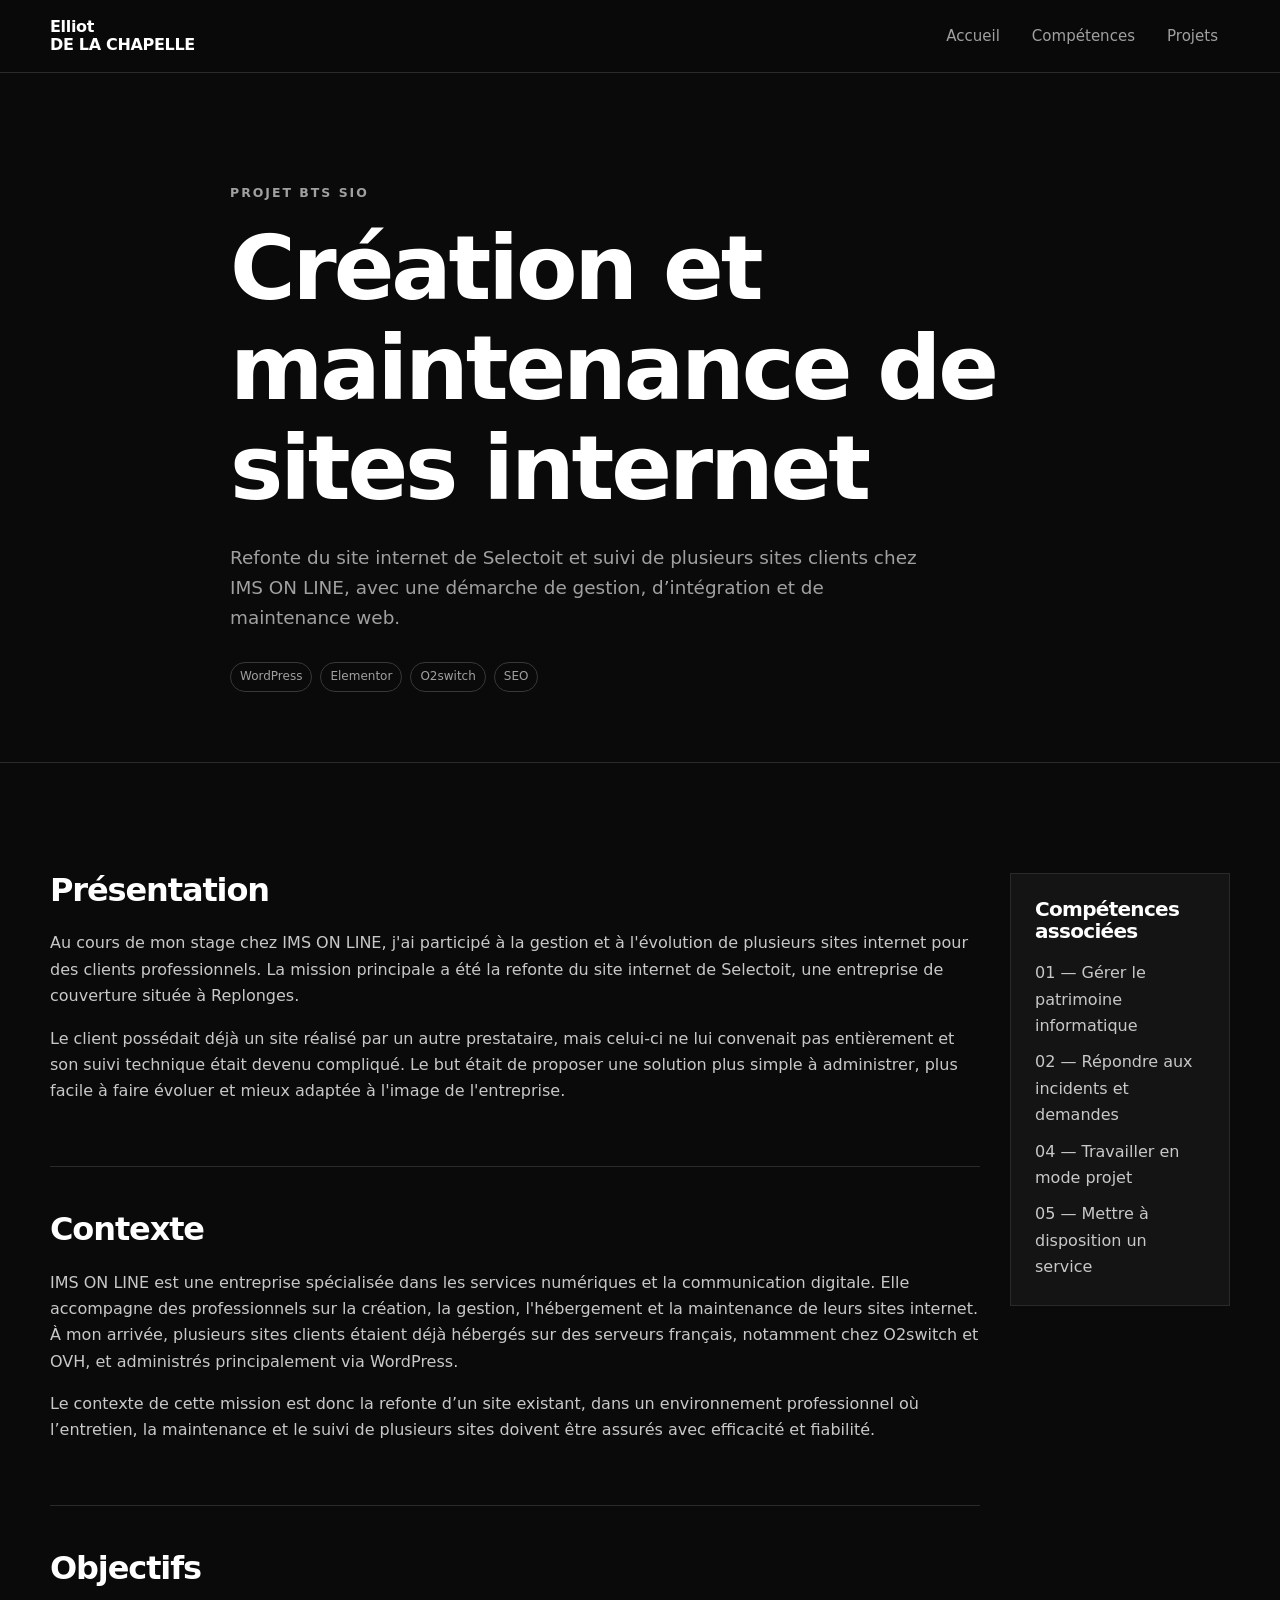
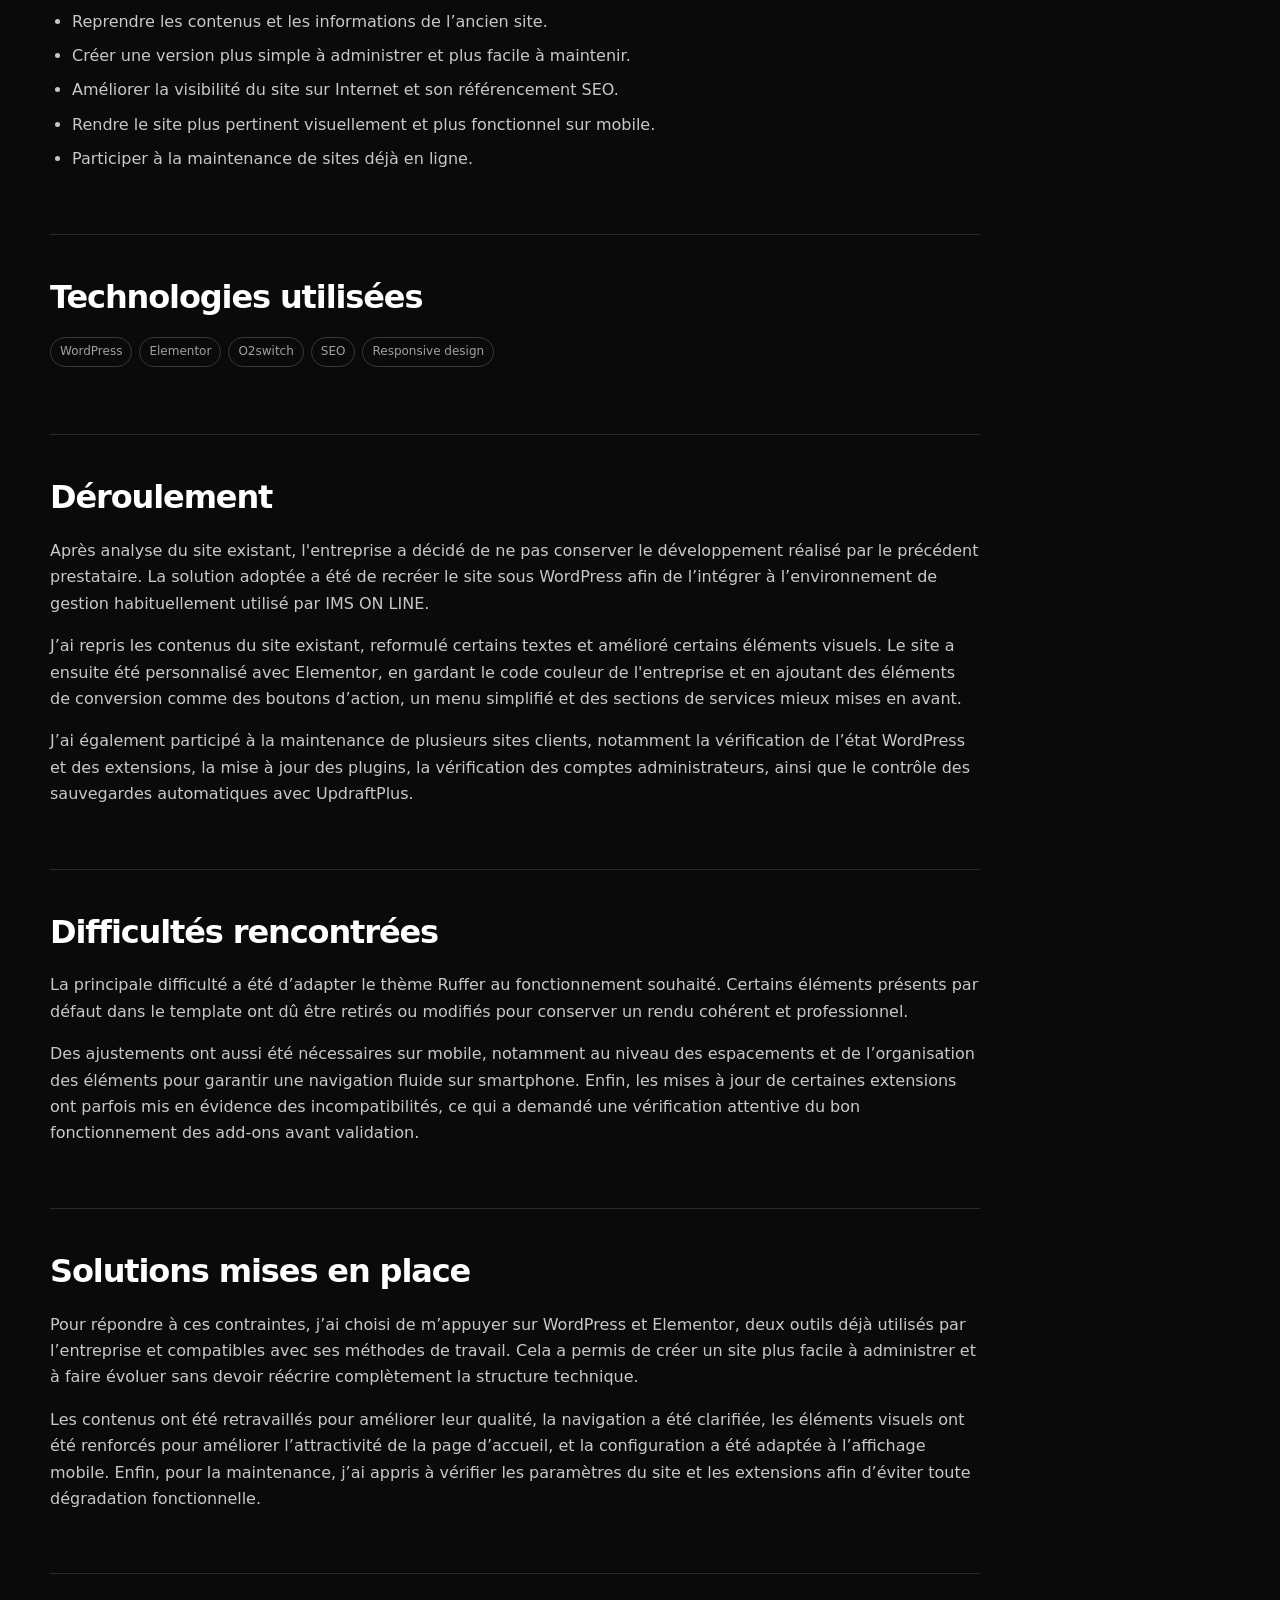
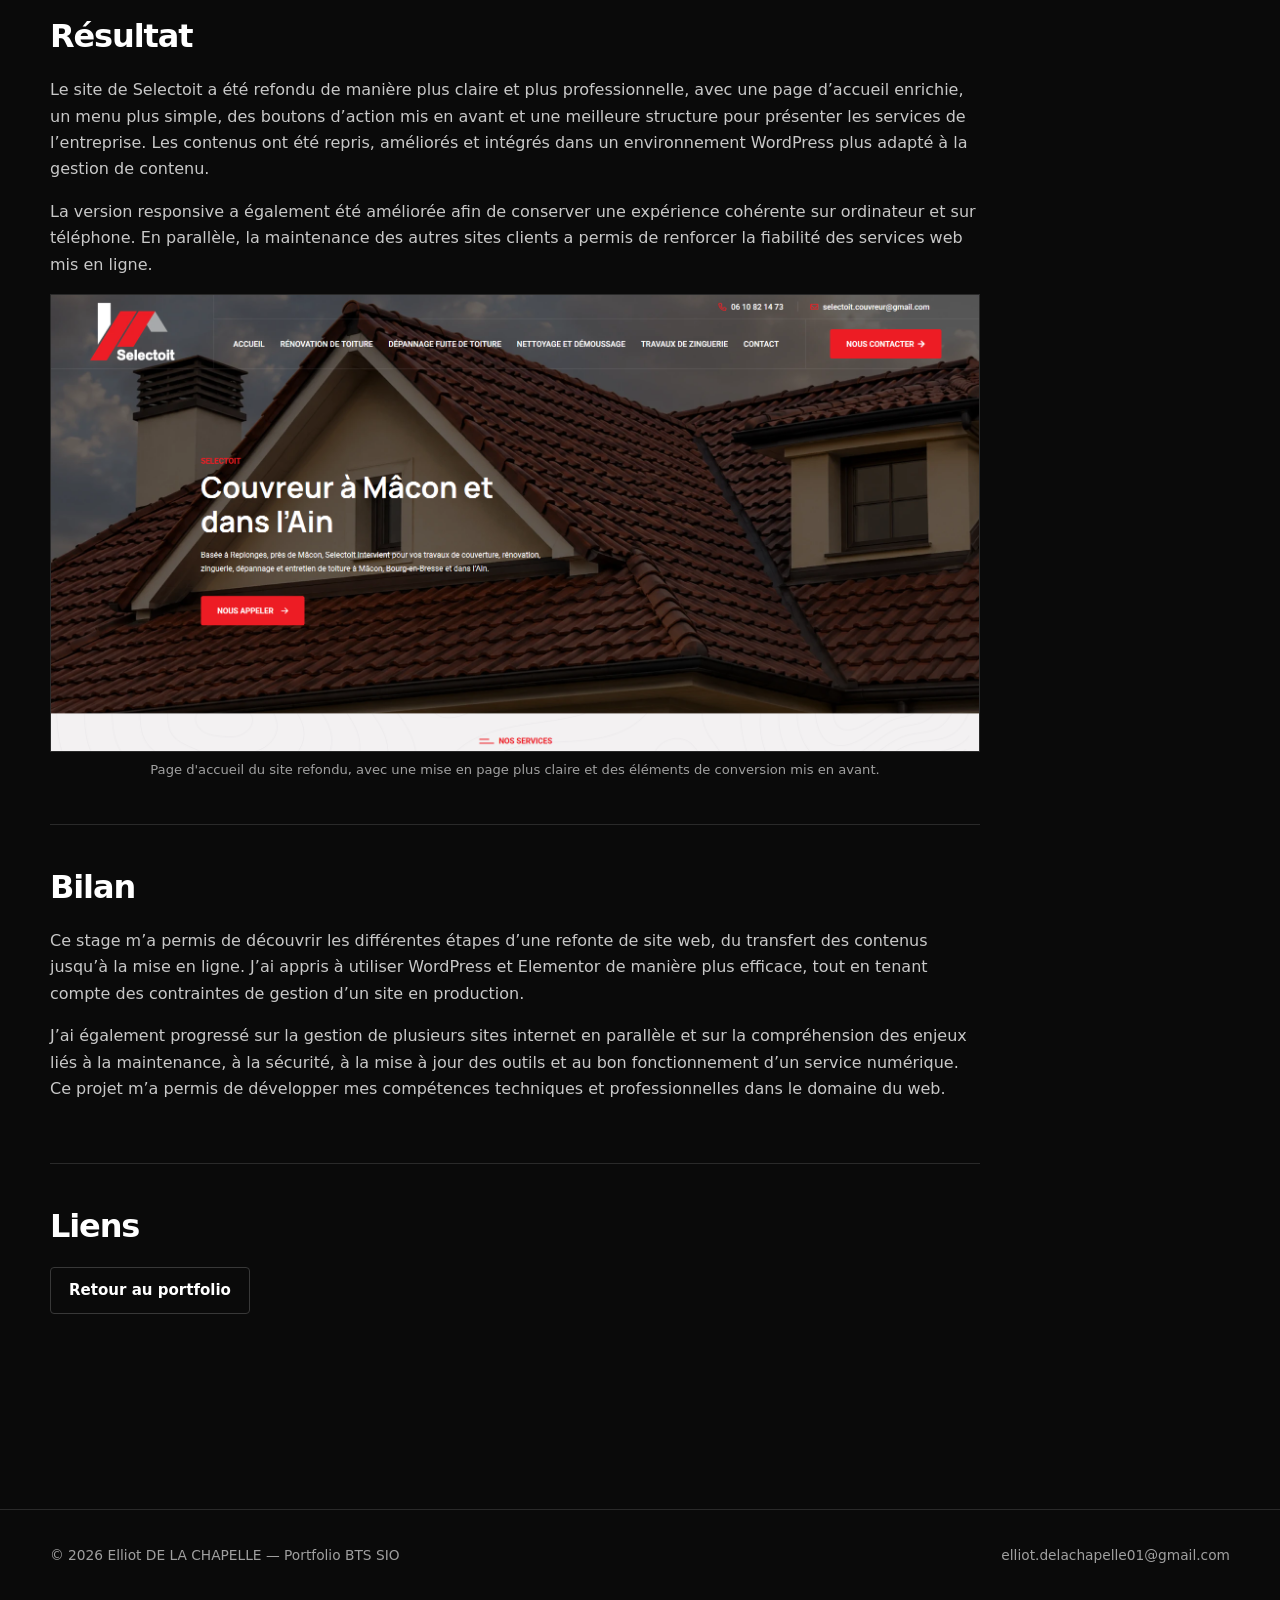
<file: projets/site-web.html>
<!DOCTYPE html>
<html lang="fr">
<head>
    <meta charset="UTF-8">
    <meta name="viewport" content="width=device-width, initial-scale=1.0">
    <meta name="description" content="Page détaillée du projet Création d'un site web — Portfolio Elliot DE LA CHAPELLE.">
    <title>Création d'un site web — Portfolio Elliot DE LA CHAPELLE</title>
    <link rel="stylesheet" href="../css/style.css">
</head>
<body>
    <header class="site-header">
        <nav class="navbar container" aria-label="Navigation principale">
            <a class="brand" href="../index.html"><span>Elliot</span><span>DE LA CHAPELLE</span></a>
            <div class="nav-links">
                <a class="nav-link" href="../index.html">Accueil</a>
                <a class="nav-link" href="../competences.html">Compétences</a>
                <a class="nav-link" href="../projets.html">Projets</a>
            </div>
        </nav>
    </header>

    <main>
        <section class="section project-detail-header">
            <div class="container narrow">
                <p class="eyebrow">Projet BTS SIO</p>
                <h1>Création et maintenance de sites internet</h1>
                <p class="lead">
                    Refonte du site internet de Selectoit et suivi de plusieurs sites clients chez IMS ON LINE,
                    avec une démarche de gestion, d’intégration et de maintenance web.
                </p>

                <div class="detail-meta">
                    <span class="tag">WordPress</span>
                    <span class="tag">Elementor</span>
                    <span class="tag">O2switch</span>
                    <span class="tag">SEO</span>
                </div>
            </div>
        </section>

        <section class="section section-border">
            <div class="container detail-layout">
                <div class="detail-content">

                    <section class="detail-section" id="presentation">
                        <h2>Présentation</h2>
                        <p>
                            Au cours de mon stage chez IMS ON LINE, j'ai participé à la gestion et à l'évolution
                            de plusieurs sites internet pour des clients professionnels. La mission principale a été
                            la refonte du site internet de Selectoit, une entreprise de couverture située à Replonges.
                        </p>
                        <p>
                            Le client possédait déjà un site réalisé par un autre prestataire, mais celui-ci ne lui
                            convenait pas entièrement et son suivi technique était devenu compliqué. Le but était de
                            proposer une solution plus simple à administrer, plus facile à faire évoluer et mieux
                            adaptée à l'image de l'entreprise.
                        </p>
                    </section>

                    <section class="detail-section" id="contexte">
                        <h2>Contexte</h2>
                        <p>
                            IMS ON LINE est une entreprise spécialisée dans les services numériques et la
                            communication digitale. Elle accompagne des professionnels sur la création, la gestion,
                            l'hébergement et la maintenance de leurs sites internet. À mon arrivée, plusieurs sites
                            clients étaient déjà hébergés sur des serveurs français, notamment chez O2switch et OVH,
                            et administrés principalement via WordPress.
                        </p>
                        <p>
                            Le contexte de cette mission est donc la refonte d’un site existant, dans un environnement
                            professionnel où l’entretien, la maintenance et le suivi de plusieurs sites doivent être
                            assurés avec efficacité et fiabilité.
                        </p>
                    </section>

                    <section class="detail-section" id="objectifs">
                        <h2>Objectifs</h2>
                        <ul>
                            <li>Reprendre les contenus et les informations de l’ancien site.</li>
                            <li>Créer une version plus simple à administrer et plus facile à maintenir.</li>
                            <li>Améliorer la visibilité du site sur Internet et son référencement SEO.</li>
                            <li>Rendre le site plus pertinent visuellement et plus fonctionnel sur mobile.</li>
                            <li>Participer à la maintenance de sites déjà en ligne.</li>
                        </ul>
                    </section>

                    <section class="detail-section" id="technologies">
                        <h2>Technologies utilisées</h2>
                        <div class="tag-list">
                            <span class="tag">WordPress</span>
                            <span class="tag">Elementor</span>
                            <span class="tag">O2switch</span>
                            <span class="tag">SEO</span>
                            <span class="tag">Responsive design</span>
                        </div>
                    </section>

                    <section class="detail-section" id="deroulement">
                        <h2>Déroulement</h2>
                        <p>
                            Après analyse du site existant, l'entreprise a décidé de ne pas conserver le développement
                            réalisé par le précédent prestataire. La solution adoptée a été de recréer le site sous
                            WordPress afin de l’intégrer à l’environnement de gestion habituellement utilisé par IMS ON LINE.
                        </p>
                        <p>
                            J’ai repris les contenus du site existant, reformulé certains textes et amélioré certains
                            éléments visuels. Le site a ensuite été personnalisé avec Elementor, en gardant le code couleur
                            de l'entreprise et en ajoutant des éléments de conversion comme des boutons d’action, un
                            menu simplifié et des sections de services mieux mises en avant.
                        </p>
                        <p>
                            J’ai également participé à la maintenance de plusieurs sites clients, notamment la vérification
                            de l’état WordPress et des extensions, la mise à jour des plugins, la vérification des comptes
                            administrateurs, ainsi que le contrôle des sauvegardes automatiques avec UpdraftPlus.
                        </p>
                    </section>

                    <section class="detail-section" id="difficultes">
                        <h2>Difficultés rencontrées</h2>
                        <p>
                            La principale difficulté a été d’adapter le thème Ruffer au fonctionnement souhaité. Certains
                            éléments présents par défaut dans le template ont dû être retirés ou modifiés pour conserver un
                            rendu cohérent et professionnel.
                        </p>
                        <p>
                            Des ajustements ont aussi été nécessaires sur mobile, notamment au niveau des espacements et
                            de l’organisation des éléments pour garantir une navigation fluide sur smartphone. Enfin, les
                            mises à jour de certaines extensions ont parfois mis en évidence des incompatibilités, ce qui a
                            demandé une vérification attentive du bon fonctionnement des add-ons avant validation.
                        </p>
                    </section>

                    <section class="detail-section" id="solutions">
                        <h2>Solutions mises en place</h2>
                        <p>
                            Pour répondre à ces contraintes, j’ai choisi de m’appuyer sur WordPress et Elementor, deux outils
                            déjà utilisés par l’entreprise et compatibles avec ses méthodes de travail. Cela a permis de
                            créer un site plus facile à administrer et à faire évoluer sans devoir réécrire complètement la
                            structure technique.
                        </p>
                        <p>
                            Les contenus ont été retravaillés pour améliorer leur qualité, la navigation a été clarifiée,
                            les éléments visuels ont été renforcés pour améliorer l’attractivité de la page d’accueil, et
                            la configuration a été adaptée à l’affichage mobile. Enfin, pour la maintenance, j’ai appris à
                            vérifier les paramètres du site et les extensions afin d’éviter toute dégradation fonctionnelle.
                        </p>
                    </section>

                    <section class="detail-section" id="resultat">
                        <h2>Résultat</h2>
                        <p>
                            Le site de Selectoit a été refondu de manière plus claire et plus professionnelle, avec une page
                            d’accueil enrichie, un menu plus simple, des boutons d’action mis en avant et une meilleure
                            structure pour présenter les services de l’entreprise. Les contenus ont été repris, améliorés et
                            intégrés dans un environnement WordPress plus adapté à la gestion de contenu.
                        </p>
                        <p>
                            La version responsive a également été améliorée afin de conserver une expérience cohérente sur
                            ordinateur et sur téléphone. En parallèle, la maintenance des autres sites clients a permis de
                            renforcer la fiabilité des services web mis en ligne.
                        </p>

                        <div class="gallery">
                            <figure>
                                <img src="../assets/images/projets/site-web/selectoit-accueil.png"
                                     alt="Aperçu du site internet refondu sous WordPress et Elementor">
                                <figcaption>Page d'accueil du site refondu, avec une mise en page plus claire et des éléments de conversion mis en avant.</figcaption>
                            </figure>
                        </div>
                    </section>

                    <section class="detail-section" id="bilan">
                        <h2>Bilan</h2>
                        <p>
                            Ce stage m’a permis de découvrir les différentes étapes d’une refonte de site web, du transfert
                            des contenus jusqu’à la mise en ligne. J’ai appris à utiliser WordPress et Elementor de manière
                            plus efficace, tout en tenant compte des contraintes de gestion d’un site en production.
                        </p>
                        <p>
                            J’ai également progressé sur la gestion de plusieurs sites internet en parallèle et sur la
                            compréhension des enjeux liés à la maintenance, à la sécurité, à la mise à jour des outils et au
                            bon fonctionnement d’un service numérique. Ce projet m’a permis de développer mes compétences
                            techniques et professionnelles dans le domaine du web.
                        </p>
                    </section>

                    <section class="detail-section" id="liens">
                        <h2>Liens</h2>
                        <div class="detail-links">
                            <a class="button button-secondary" href="../index.html" aria-label="Retour au portfolio">
                                Retour au portfolio
                            </a>
                        </div>
                    </section>
                </div>

                <aside class="detail-sidebar">
                    <h2>Compétences associées</h2>
                    <ul>
                        <li><a href="../competences.html#patrimoine">01 — Gérer le patrimoine informatique</a></li>
                        <li><a href="../competences.html#incidents">02 — Répondre aux incidents et demandes</a></li>
                        <li><a href="../competences.html#mode-projet">04 — Travailler en mode projet</a></li>
                        <li><a href="../competences.html#service">05 — Mettre à disposition un service</a></li>
                    </ul>
                </aside>
            </div>
        </section>
    </main>

    <footer class="site-footer">
        <div class="container footer-inner">
            <p>© 2026 Elliot DE LA CHAPELLE — Portfolio BTS SIO</p>
            <a href="mailto:elliot.delachapelle01@gmail.com">elliot.delachapelle01@gmail.com</a>
        </div>
    </footer>
</body>
</html>
</file>
<file: css/style.css>
/* ==========================================================
   PORTFOLIO BTS SIO — FEUILLE DE STYLE UNIQUE
   Site 100 % statique : HTML + CSS, sans JavaScript.
   ========================================================== */

:root {
    --background: #0a0a0a;
    --surface: #141414;
    --surface-light: #1c1c1c;
    --text: #ffffff;
    --text-muted: #a0a0a0;
    --text-soft: #c8c8c8;
    --border: #2a2a2a;
    --border-light: #383838;
    --max-width: 1180px;
    --radius: 4px;
    --shadow: 0 10px 30px rgba(0, 0, 0, 0.16);
    --transition: 180ms ease;
}

/* ---------- RESET / BASE ---------- */

* {
    box-sizing: border-box;
}

html {
    scroll-behavior: smooth;
}

body {
    margin: 0;
    min-width: 320px;
    background: var(--background);
    color: var(--text);
    font-family: Inter, ui-sans-serif, system-ui, -apple-system, BlinkMacSystemFont, "Segoe UI", sans-serif;
    font-size: 16px;
    line-height: 1.65;
}

img {
    display: block;
    max-width: 100%;
}

a {
    color: inherit;
}

button,
a {
    -webkit-tap-highlight-color: transparent;
}

::selection {
    background: var(--text);
    color: var(--background);
}

/* ---------- ACCESSIBILITÉ ---------- */

:focus-visible {
    outline: 2px solid var(--text);
    outline-offset: 4px;
}

/* ---------- LAYOUT ---------- */

.container {
    width: min(calc(100% - 40px), var(--max-width));
    margin-inline: auto;
}

.narrow {
    max-width: 820px;
}

.section {
    padding: 110px 0;
}

.section-border {
    border-top: 1px solid var(--border);
}

.grid {
    display: grid;
    gap: 20px;
}

.grid-3 {
    grid-template-columns: repeat(3, minmax(0, 1fr));
}

/* ---------- NAVBAR ---------- */

.site-header {
    position: sticky;
    top: 0;
    z-index: 20;
    background: rgba(10, 10, 10, 0.96);
    border-bottom: 1px solid var(--border);
}

.navbar {
    min-height: 72px;
    display: flex;
    align-items: center;
    justify-content: space-between;
    gap: 24px;
}

.brand {
    display: flex;
    flex-direction: column;
    color: var(--text);
    text-decoration: none;
    font-weight: 700;
    letter-spacing: -0.02em;
    line-height: 1.1;
}

.nav-links {
    display: flex;
    align-items: center;
    gap: 8px;
}

.nav-link {
    position: relative;
    padding: 10px 12px;
    color: var(--text-muted);
    text-decoration: none;
    font-size: 0.94rem;
    transition: color var(--transition);
}

.nav-link:hover,
.nav-link.active {
    color: var(--text);
}

.nav-link.active::after {
    content: "";
    position: absolute;
    right: 12px;
    bottom: 4px;
    left: 12px;
    height: 1px;
    background: var(--text);
}

/* ---------- TYPOGRAPHIE ---------- */

h1,
h2,
h3,
p {
    margin-top: 0;
}

h1,
h2,
h3 {
    line-height: 1.12;
    letter-spacing: -0.035em;
}

h1 {
    margin-bottom: 24px;
    font-size: clamp(3rem, 8vw, 6.8rem);
    font-weight: 750;
}

h1 span {
    color: var(--text-muted);
    font-size: 0.8em;
}

h2 {
    margin-bottom: 18px;
    font-size: clamp(2rem, 4vw, 3.4rem);
}

h3 {
    margin-bottom: 10px;
    font-size: 1.25rem;
}

p {
    color: var(--text-soft);
}

.lead {
    max-width: 700px;
    color: var(--text-muted);
    font-size: 1.15rem;
}

.eyebrow {
    margin-bottom: 14px;
    color: var(--text-muted);
    font-size: 0.78rem;
    font-weight: 700;
    letter-spacing: 0.16em;
    text-transform: uppercase;
}

.section-heading {
    max-width: 760px;
    margin-bottom: 48px;
}

.section-heading p:last-child {
    margin-bottom: 0;
}

.section-heading-row {
    max-width: none;
    display: flex;
    align-items: end;
    justify-content: space-between;
    gap: 30px;
}

/* ---------- HERO ---------- */

.hero {
    min-height: calc(100vh - 72px);
    display: flex;
    align-items: center;
}

.hero-grid {
    display: grid;
    grid-template-columns: minmax(0, 1.5fr) minmax(260px, 0.7fr);
    gap: 80px;
    align-items: center;
}

.hero-role {
    margin-bottom: 20px;
    color: var(--text);
    font-size: 1.15rem;
    font-weight: 600;
}

.button-group {
    display: flex;
    flex-wrap: wrap;
    gap: 12px;
    margin-top: 34px;
}

.profile-frame {
    position: relative;
    aspect-ratio: 4 / 5;
    overflow: hidden;
    background: var(--surface);
    border: 1px solid var(--border);
}

.profile-frame img {
    width: 100%;
    height: 100%;
    object-fit: cover;
}

.profile-placeholder {
    position: absolute;
    inset: 0;
    display: grid;
    place-items: center;
    align-content: center;
    gap: 8px;
    padding: 30px;
    text-align: center;
    color: var(--text-muted);
}

.profile-placeholder span {
    font-size: 2rem;
    font-weight: 700;
    letter-spacing: 0.1em;
}

.profile-placeholder small {
    max-width: 230px;
}

/* ---------- BUTTONS / LINKS ---------- */

.button {
    display: inline-flex;
    align-items: center;
    justify-content: center;
    min-height: 46px;
    padding: 10px 18px;
    border: 1px solid var(--border-light);
    border-radius: var(--radius);
    text-decoration: none;
    font-size: 0.94rem;
    font-weight: 650;
    transition:
        background var(--transition),
        border-color var(--transition),
        color var(--transition),
        transform var(--transition);
}

.button:hover {
    transform: translateY(-1px);
}

.button-primary {
    background: var(--text);
    border-color: var(--text);
    color: var(--background);
}

.button-primary:hover {
    background: var(--text-soft);
    border-color: var(--text-soft);
}

.button-secondary {
    background: transparent;
    color: var(--text);
}

.button-secondary:hover {
    background: var(--surface);
    border-color: var(--border-light);
}

.text-link {
    color: var(--text);
    text-decoration: none;
    white-space: nowrap;
    font-weight: 650;
}

.text-link:hover,
.project-arrow:hover {
    text-decoration: underline;
}

/* ---------- CARDS ---------- */

.card {
    min-height: 100%;
    padding: 28px;
    background: var(--surface);
    border: 1px solid var(--border);
    border-radius: var(--radius);
}

.card-number {
    margin-bottom: 30px;
    color: var(--text-muted);
    font-size: 0.8rem;
    font-weight: 700;
}

.card p:last-child {
    margin-bottom: 0;
}

.card-kicker {
    margin-bottom: 12px;
    color: var(--text-muted);
    font-size: 0.75rem;
    font-weight: 700;
    letter-spacing: 0.12em;
    text-transform: uppercase;
}

/* ---------- PROJECT CARDS ---------- */

.project-card {
    display: block;
    overflow: hidden;
    background: var(--surface);
    border: 1px solid var(--border);
    border-radius: var(--radius);
    color: inherit;
    text-decoration: none;
    transition:
        border-color var(--transition),
        background var(--transition),
        transform var(--transition);
}

.project-card:hover {
    border-color: var(--border-light);
    background: var(--surface-light);
    transform: translateY(-2px);
}

.project-image {
    aspect-ratio: 16 / 9;
    overflow: hidden;
    background: #101010;
    border-bottom: 1px solid var(--border);
}

.project-image img {
    width: 100%;
    height: 100%;
    object-fit: contain;
}

.project-card-content {
    padding: 24px;
}

.project-card-content h2 {
    font-size: 1.35rem;
}

.project-card-content p {
    margin-bottom: 18px;
}

.tag-list {
    display: flex;
    flex-wrap: wrap;
    gap: 7px;
    margin: 16px 0 22px;
}

.tag {
    display: inline-flex;
    padding: 4px 9px;
    border: 1px solid var(--border-light);
    border-radius: 999px;
    color: var(--text-muted);
    font-size: 0.75rem;
}

.project-skills {
    padding-top: 14px;
    border-top: 1px solid var(--border);
    font-size: 0.86rem;
}

.project-arrow {
    display: inline-block;
    color: var(--text);
    font-size: 0.9rem;
    font-weight: 650;
}

.project-grid {
    display: grid;
    grid-template-columns: repeat(2, minmax(0, 1fr));
    gap: 18px;
}

.project-card.compact .project-card-content {
    padding: 24px;
}

/* ---------- COMPÉTENCES ---------- */

.competence-list {
    display: grid;
    gap: 80px;
}

.competence-block {
    padding-top: 50px;
    border-top: 1px solid var(--border);
    scroll-margin-top: 100px;
}

.competence-header {
    display: grid;
    grid-template-columns: 64px minmax(0, 1fr);
    gap: 24px;
    margin-bottom: 32px;
}

.competence-header h2 {
    max-width: 850px;
    margin-bottom: 12px;
    font-size: clamp(1.8rem, 4vw, 3rem);
}

.competence-header p {
    max-width: 760px;
    margin-bottom: 0;
}

.competence-number {
    color: var(--text-muted);
    font-size: 0.9rem;
    font-weight: 700;
}

/* ---------- CV ---------- */

.cv-wrapper {
    max-width: 900px;
}

.cv-preview {
    width: 100%;
    height: 680px;
    overflow: hidden;
    background: var(--surface);
    border: 1px solid var(--border);
}

.cv-preview iframe {
    width: 100%;
    height: 100%;
    border: 0;
}

.cv-actions {
    display: flex;
    justify-content: flex-start;
    margin-top: 18px;
}

/* ---------- PAGE HERO ---------- */

.page-hero {
    padding-bottom: 70px;
}

.page-hero h1 {
    max-width: 950px;
}

/* ---------- PROJECT DETAIL ---------- */

.project-detail-header {
    padding-bottom: 70px;
}

.project-detail-header h1 {
    max-width: 1000px;
    font-size: clamp(2.8rem, 7vw, 5.8rem);
}

.detail-meta {
    display: flex;
    flex-wrap: wrap;
    gap: 8px;
    margin-top: 28px;
}

.detail-layout {
    display: grid;
    grid-template-columns: minmax(0, 1fr) 220px;
    gap: 30px;
    align-items: start;
}

.detail-content {
    min-width: 0;
}

.detail-section {
    padding: 45px 0;
    border-top: 1px solid var(--border);
    scroll-margin-top: 100px;
}

.detail-section:first-child {
    padding-top: 0;
    border-top: 0;
}

.detail-section h2 {
    margin-bottom: 22px;
    font-size: 2rem;
}

.detail-section ul {
    padding-left: 22px;
    color: var(--text-soft);
}

.detail-section li + li {
    margin-top: 8px;
}

.detail-sidebar {
    position: sticky;
    top: 110px;
    padding: 24px;
    background: var(--surface);
    border: 1px solid var(--border);
}

.detail-sidebar h2 {
    margin-bottom: 18px;
    font-size: 1.25rem;
}

.detail-sidebar ul {
    margin: 0;
    padding: 0;
    list-style: none;
}

.detail-sidebar li + li {
    margin-top: 10px;
}

.detail-sidebar a {
    color: var(--text-soft);
    text-decoration: none;
}

.detail-sidebar a:hover {
    color: var(--text);
    text-decoration: underline;
}

.gallery {
    display: grid;
    grid-template-columns: repeat(auto-fit, minmax(min(100%, 340px), 1fr));
    gap: 18px;
    align-items: start;
}

.gallery figure:only-child {
    grid-column: 1 / -1;
}

.gallery-large {
    grid-template-columns: 1fr;
}

.gallery figure {
    margin: 0;
    display: flex;
    flex-direction: column;
    gap: 8px;
}

.gallery img {
    width: 100%;
    margin: 0 auto;
    border: 1px solid var(--border);
    display: block;
    background: #fff;
}

.gallery figcaption {
    font-size: 0.82rem;
    line-height: 1.5;
    color: var(--text-muted);
    text-align: center;
}

.detail-links {
    display: flex;
    flex-wrap: wrap;
    gap: 12px;
}

/* ---------- FOOTER ---------- */

.site-footer {
    margin-top: 40px;
    border-top: 1px solid var(--border);
}

.footer-inner {
    min-height: 90px;
    display: flex;
    align-items: center;
    justify-content: space-between;
    gap: 20px;
}

.footer-inner p,
.footer-inner a {
    margin: 0;
    color: var(--text-muted);
    font-size: 0.86rem;
}

.footer-inner a {
    text-decoration: none;
}

.footer-inner a:hover {
    color: var(--text);
}

/* ---------- RESPONSIVE ---------- */

@media (max-width: 900px) {
    .section {
        padding: 80px 0;
    }

    .hero-grid,
    .detail-layout {
        grid-template-columns: 1fr;
        gap: 45px;
    }

    .profile-frame {
        max-width: 420px;
    }

    .grid-3 {
        grid-template-columns: repeat(2, minmax(0, 1fr));
    }

    .detail-sidebar {
        position: static;
    }
}

@media (max-width: 650px) {
    .container {
        width: min(calc(100% - 28px), var(--max-width));
    }

    .navbar {
        min-height: auto;
        padding: 14px 0;
        align-items: flex-start;
    }

    .nav-links {
        gap: 0;
        flex-wrap: wrap;
        justify-content: flex-end;
    }

    .nav-link {
        padding: 7px 8px;
        font-size: 0.85rem;
    }

    .nav-link.active::after {
        right: 8px;
        left: 8px;
        bottom: 1px;
    }

    .hero {
        min-height: auto;
        padding-top: 75px;
    }

    h1 {
        font-size: clamp(2.7rem, 15vw, 4.5rem);
    }

    .grid-3,
    .project-grid {
        grid-template-columns: 1fr;
    }

    .section-heading-row {
        display: block;
    }

    .section-heading-row .text-link {
        display: inline-block;
        margin-top: 8px;
    }

    .competence-header {
        grid-template-columns: 1fr;
        gap: 12px;
    }

    .cv-preview {
        height: 500px;
    }

    .footer-inner {
        padding: 24px 0;
        flex-direction: column;
        align-items: flex-start;
    }
}

@media (prefers-reduced-motion: reduce) {
    html {
        scroll-behavior: auto;
    }

    *,
    *::before,
    *::after {
        transition: none !important;
    }
}
</file>
